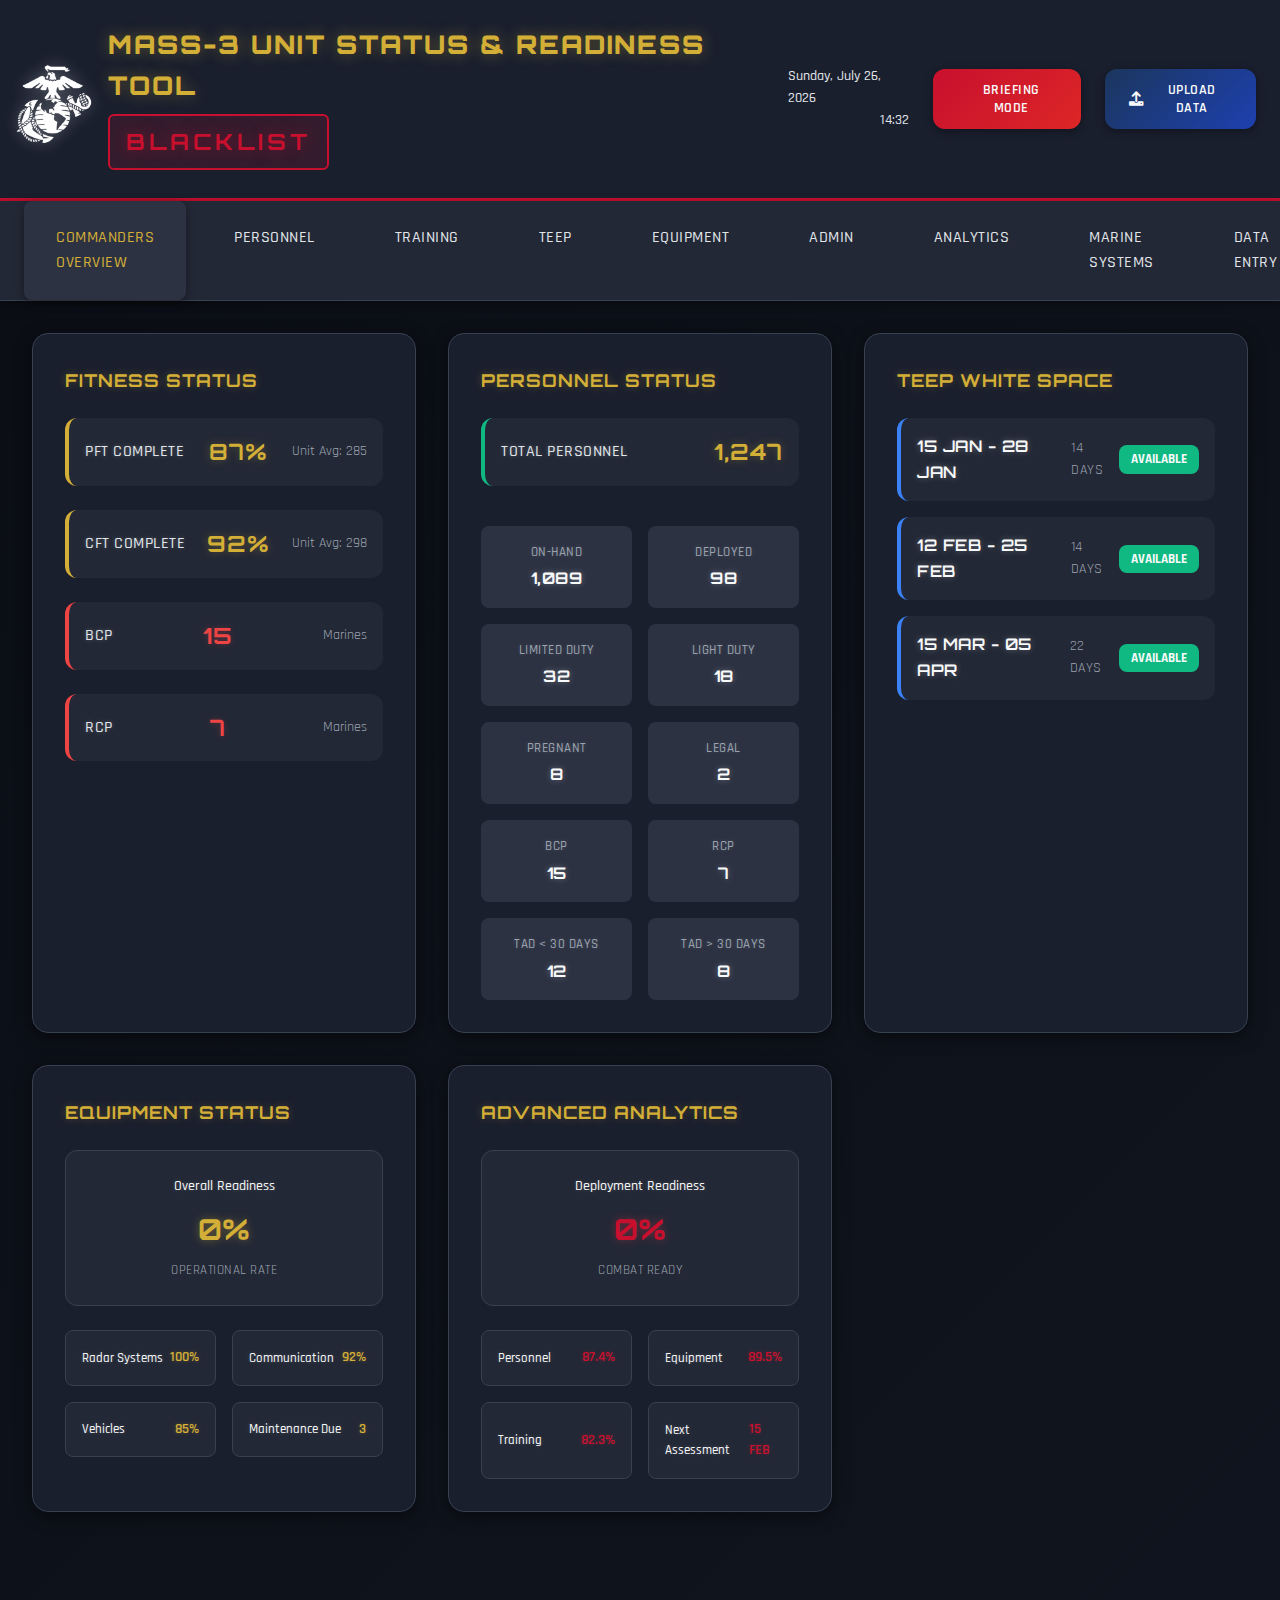
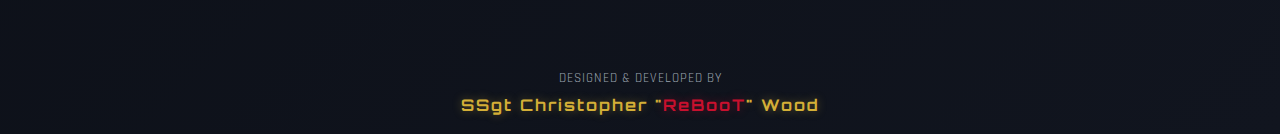
<file: index.html>
<!DOCTYPE html>
<html lang="en">
<head>
    <meta charset="UTF-8">
    <meta name="viewport" content="width=device-width, initial-scale=1.0">
    <title>MASS-3 Unit Status & Readiness Tool - BLACKLIST</title>
    <link rel="stylesheet" href="styles.css">
    <link rel="stylesheet" href="https://cdnjs.cloudflare.com/ajax/libs/font-awesome/6.0.0/css/all.min.css">
    <link href="https://fonts.googleapis.com/css2?family=Inter:wght@300;400;500;600;700&family=Orbitron:wght@400;700;900&family=Rajdhani:wght@300;400;500;600;700&display=swap" rel="stylesheet">
</head>
<body>
    <!-- Header -->
    <header class="header">
        <div class="header-content">
            <div class="logo-section">
                <div class="usmc-logo">
                    <img src="ega-logo-3.png" alt="USMC Eagle, Globe, and Anchor" width="80" height="80" class="eagle-globe-anchor">
                </div>
                <div class="header-text">
                    <h1>MASS-3 UNIT STATUS & READINESS TOOL</h1>
                    <p class="callsign">BLACKLIST</p>
                </div>
            </div>
            <div class="header-controls">
                <div class="date-time">
                    <span id="current-date"></span>
                    <span id="current-time"></span>
                </div>
                <button class="btn btn-primary" id="briefing-mode">
                    <i class="fas fa-presentation"></i>
                    Briefing Mode
                </button>
                <button class="btn btn-secondary" id="upload-data">
                    <i class="fas fa-upload"></i>
                    Upload Data
                </button>
            </div>
        </div>
    </header>

    <!-- Navigation -->
    <nav class="nav">
        <ul class="nav-list">
            <li><a href="#overview" class="nav-link active" data-tab="overview">Commanders Overview</a></li>
            <li><a href="#personnel" class="nav-link" data-tab="personnel">Personnel</a></li>
            <li><a href="#training" class="nav-link" data-tab="training">Training</a></li>
            <li><a href="#teep" class="nav-link" data-tab="teep">TEEP</a></li>
            <li><a href="#equipment" class="nav-link" data-tab="equipment">Equipment</a></li>
            <li><a href="#admin" class="nav-link" data-tab="admin">Admin</a></li>
            <li><a href="#analytics" class="nav-link" data-tab="analytics">Analytics</a></li>
            <li><a href="#marine-systems" class="nav-link" data-tab="marine-systems">Marine Systems</a></li>
            <li><a href="#data-entry" class="nav-link" data-tab="data-entry">Data Entry</a></li>
        </ul>
    </nav>

    <!-- Main Content -->
    <main class="main-content">
        <!-- Commanders Overview -->
        <section id="overview" class="content-section active">
            <div class="overview-grid">
                <!-- Fitness Overview -->
                <div class="overview-card fitness-overview">
                    <h3>Fitness Status</h3>
                    <div class="fitness-stats">
                        <div class="fitness-item">
                            <div class="fitness-label">PFT Complete</div>
                            <div class="fitness-value" data-field="pft-complete">87%</div>
                            <div class="fitness-avg" data-field="pft-avg">Unit Avg: 285</div>
                        </div>
                        <div class="fitness-item">
                            <div class="fitness-label">CFT Complete</div>
                            <div class="fitness-value" data-field="cft-complete">92%</div>
                            <div class="fitness-avg" data-field="cft-avg">Unit Avg: 298</div>
                        </div>
                        <div class="fitness-item">
                            <div class="fitness-label">BCP</div>
                            <div class="fitness-value" data-field="bcp">15</div>
                            <div class="fitness-avg">Marines</div>
                        </div>
                        <div class="fitness-item">
                            <div class="fitness-label">RCP</div>
                            <div class="fitness-value" data-field="rcp">7</div>
                            <div class="fitness-avg">Marines</div>
                        </div>
                    </div>
                </div>

                <!-- Personnel Overview -->
                <div class="overview-card personnel-overview">
                    <h3>Personnel Status</h3>
                    <div class="personnel-stats">
                        <div class="personnel-item">
                            <div class="personnel-label">Total Personnel</div>
                            <div class="personnel-value" data-field="total-personnel">1,247</div>
                        </div>
                        <div class="personnel-breakdown">
                            <div class="breakdown-item">
                                <span class="breakdown-label">On-Hand</span>
                                <span class="breakdown-value" data-field="on-hand">1,089</span>
                            </div>
                            <div class="breakdown-item">
                                <span class="breakdown-label">Deployed</span>
                                <span class="breakdown-value" data-field="deployed">98</span>
                            </div>
                            <div class="breakdown-item">
                                <span class="breakdown-label">Limited Duty</span>
                                <span class="breakdown-value" data-field="limited-duty">32</span>
                            </div>
                            <div class="breakdown-item">
                                <span class="breakdown-label">Light Duty</span>
                                <span class="breakdown-value" data-field="light-duty">18</span>
                            </div>
                            <div class="breakdown-item">
                                <span class="breakdown-label">Pregnant</span>
                                <span class="breakdown-value" data-field="pregnant">8</span>
                            </div>
                            <div class="breakdown-item">
                                <span class="breakdown-label">Legal</span>
                                <span class="breakdown-value" data-field="legal">2</span>
                            </div>
                            <div class="breakdown-item">
                                <span class="breakdown-label">BCP</span>
                                <span class="breakdown-value">15</span>
                            </div>
                            <div class="breakdown-item">
                                <span class="breakdown-label">RCP</span>
                                <span class="breakdown-value">7</span>
                            </div>
                            <div class="breakdown-item">
                                <span class="breakdown-label">TAD < 30 Days</span>
                                <span class="breakdown-value" data-field="tad-less-30">12</span>
                            </div>
                            <div class="breakdown-item">
                                <span class="breakdown-label">TAD > 30 Days</span>
                                <span class="breakdown-value" data-field="tad-greater-30">8</span>
                            </div>
                        </div>
                    </div>
                </div>



                <!-- TEEP White Space -->
                <div class="overview-card teep-overview">
                    <h3>TEEP White Space</h3>
                    <div class="teep-windows">
                        <div class="window-item">
                            <div class="window-dates">15 JAN - 28 JAN</div>
                            <div class="window-days">14 days</div>
                            <div class="window-status available">Available</div>
                        </div>
                        <div class="window-item">
                            <div class="window-dates">12 FEB - 25 FEB</div>
                            <div class="window-days">14 days</div>
                            <div class="window-status available">Available</div>
                        </div>
                        <div class="window-item">
                            <div class="window-dates">15 MAR - 05 APR</div>
                            <div class="window-days">22 days</div>
                            <div class="window-status available">Available</div>
                        </div>
                    </div>
                </div>

                <!-- Equipment Status -->
                <div class="overview-card equipment-overview">
                    <h3>Equipment Status</h3>
                    <div class="equipment-overview-stats">
                        <div class="equipment-overview-item">
                            <div class="equipment-overview-label">Overall Readiness</div>
                            <div class="equipment-overview-value" data-field="equipment-readiness">89.5%</div>
                            <div class="equipment-overview-detail">Operational Rate</div>
                        </div>
                        <div class="equipment-breakdown">
                            <div class="equipment-breakdown-item">
                                <span class="equipment-breakdown-label">Radar Systems</span>
                                <span class="equipment-breakdown-value">100%</span>
                            </div>
                            <div class="equipment-breakdown-item">
                                <span class="equipment-breakdown-label">Communication</span>
                                <span class="equipment-breakdown-value">92%</span>
                            </div>
                            <div class="equipment-breakdown-item">
                                <span class="equipment-breakdown-label">Vehicles</span>
                                <span class="equipment-breakdown-value">85%</span>
                            </div>
                            <div class="equipment-breakdown-item">
                                <span class="equipment-breakdown-label">Maintenance Due</span>
                                <span class="equipment-breakdown-value">3</span>
                            </div>
                        </div>
                    </div>
                </div>

                <!-- Advanced Analytics -->
                <div class="overview-card analytics-overview">
                    <h3>Advanced Analytics</h3>
                    <div class="analytics-overview-stats">
                        <div class="analytics-overview-item">
                            <div class="analytics-overview-label">Deployment Readiness</div>
                            <div class="analytics-overview-value" data-field="deployment-readiness">94.2%</div>
                            <div class="analytics-overview-detail">Combat Ready</div>
                        </div>
                        <div class="analytics-breakdown">
                            <div class="analytics-breakdown-item">
                                <span class="analytics-breakdown-label">Personnel</span>
                                <span class="analytics-breakdown-value">87.4%</span>
                            </div>
                            <div class="analytics-breakdown-item">
                                <span class="analytics-breakdown-label">Equipment</span>
                                <span class="analytics-breakdown-value">89.5%</span>
                            </div>
                            <div class="analytics-breakdown-item">
                                <span class="analytics-breakdown-label">Training</span>
                                <span class="analytics-breakdown-value">82.3%</span>
                            </div>
                            <div class="analytics-breakdown-item">
                                <span class="analytics-breakdown-label">Next Assessment</span>
                                <span class="analytics-breakdown-value">15 FEB</span>
                            </div>
                        </div>
                    </div>
                </div>
            </div>
        </section>

        <!-- Personnel Section -->
        <section id="personnel" class="content-section">
            <div class="section-header">
                <h2>Personnel Management</h2>
            </div>
            <div class="company-grid">
                <div class="company-card">
                    <h3>H&HS Company</h3>
                    <div class="company-stats">
                        <div class="stat-item">
                            <span class="stat-label">Total</span>
                            <span class="stat-value">312</span>
                        </div>
                        <div class="stat-item">
                            <span class="stat-label">On-Hand</span>
                            <span class="stat-value">289</span>
                        </div>
                        <div class="stat-item">
                            <span class="stat-label">Deployed</span>
                            <span class="stat-value">15</span>
                        </div>
                        <div class="stat-item">
                            <span class="stat-label">Limited Duty</span>
                            <span class="stat-value">5</span>
                        </div>
                        <div class="stat-item">
                            <span class="stat-label">Light Duty</span>
                            <span class="stat-value">3</span>
                        </div>
                        <div class="stat-item">
                            <span class="stat-label">TAD < 30 Days</span>
                            <span class="stat-value" data-field="tad-less-30">4</span>
                        </div>
                        <div class="stat-item">
                            <span class="stat-label">TAD > 30 Days</span>
                            <span class="stat-value" data-field="tad-greater-30">2</span>
                        </div>
                    </div>
                </div>

                <div class="company-card">
                    <h3>Alpha Company</h3>
                    <div class="company-stats">
                        <div class="stat-item">
                            <span class="stat-label">Total</span>
                            <span class="stat-value">298</span>
                        </div>
                        <div class="stat-item">
                            <span class="stat-label">On-Hand</span>
                            <span class="stat-value">265</span>
                        </div>
                        <div class="stat-item">
                            <span class="stat-label">Deployed</span>
                            <span class="stat-value">22</span>
                        </div>
                        <div class="stat-item">
                            <span class="stat-label">Limited Duty</span>
                            <span class="stat-value">8</span>
                        </div>
                        <div class="stat-item">
                            <span class="stat-label">Light Duty</span>
                            <span class="stat-value">3</span>
                        </div>
                        <div class="stat-item">
                            <span class="stat-label">TAD < 30 Days</span>
                            <span class="stat-value" data-field="tad-less-30">3</span>
                        </div>
                        <div class="stat-item">
                            <span class="stat-label">TAD > 30 Days</span>
                            <span class="stat-value" data-field="tad-greater-30">1</span>
                        </div>
                    </div>
                </div>

                <div class="company-card">
                    <h3>Bravo Company</h3>
                    <div class="company-stats">
                        <div class="stat-item">
                            <span class="stat-label">Total</span>
                            <span class="stat-value">305</span>
                        </div>
                        <div class="stat-item">
                            <span class="stat-label">On-Hand</span>
                            <span class="stat-value">272</span>
                        </div>
                        <div class="stat-item">
                            <span class="stat-label">Deployed</span>
                            <span class="stat-value">25</span>
                        </div>
                        <div class="stat-item">
                            <span class="stat-label">Limited Duty</span>
                            <span class="stat-value">6</span>
                        </div>
                        <div class="stat-item">
                            <span class="stat-label">Light Duty</span>
                            <span class="stat-value">2</span>
                        </div>
                        <div class="stat-item">
                            <span class="stat-label">TAD < 30 Days</span>
                            <span class="stat-value" data-field="tad-less-30">2</span>
                        </div>
                        <div class="stat-item">
                            <span class="stat-label">TAD > 30 Days</span>
                            <span class="stat-value" data-field="tad-greater-30">3</span>
                        </div>
                    </div>
                </div>

                <div class="company-card">
                    <h3>Charlie Company</h3>
                    <div class="company-stats">
                        <div class="stat-item">
                            <span class="stat-label">Total</span>
                            <span class="stat-value">332</span>
                        </div>
                        <div class="stat-item">
                            <span class="stat-label">On-Hand</span>
                            <span class="stat-value">303</span>
                        </div>
                        <div class="stat-item">
                            <span class="stat-label">Deployed</span>
                            <span class="stat-value">21</span>
                        </div>
                        <div class="stat-item">
                            <span class="stat-label">Limited Duty</span>
                            <span class="stat-value">5</span>
                        </div>
                        <div class="stat-item">
                            <span class="stat-label">Light Duty</span>
                            <span class="stat-value">3</span>
                        </div>
                        <div class="stat-item">
                            <span class="stat-label">TAD < 30 Days</span>
                            <span class="stat-value" data-field="tad-less-30">3</span>
                        </div>
                        <div class="stat-item">
                            <span class="stat-label">TAD > 30 Days</span>
                            <span class="stat-value" data-field="tad-greater-30">2</span>
                        </div>
                    </div>
                </div>
            </div>
        </section>

        <!-- Training Section -->
        <section id="training" class="content-section">
            <div class="section-header">
                <h2>Training Status</h2>
            </div>
            <div class="company-grid">
                <div class="company-card">
                    <h3>H&HS Company</h3>
                    <div class="training-stats">
                        <div class="training-item">
                            <span class="training-label">PFT Complete</span>
                            <span class="training-value">89%</span>
                            <span class="training-avg">Avg: 287</span>
                        </div>
                        <div class="training-item">
                            <span class="training-label">CFT Complete</span>
                            <span class="training-value">94%</span>
                            <span class="training-avg">Avg: 295</span>
                        </div>
                        <div class="training-item">
                            <span class="training-label">BCP</span>
                            <span class="training-value">3</span>
                            <span class="training-avg">Marines</span>
                        </div>
                        <div class="training-item">
                            <span class="training-label">RCP</span>
                            <span class="training-value">1</span>
                            <span class="training-avg">Marines</span>
                        </div>
                    </div>
                </div>

                <div class="company-card">
                    <h3>Alpha Company</h3>
                    <div class="training-stats">
                        <div class="training-item">
                            <span class="training-label">PFT Complete</span>
                            <span class="training-value">85%</span>
                            <span class="training-avg">Avg: 283</span>
                        </div>
                        <div class="training-item">
                            <span class="training-label">CFT Complete</span>
                            <span class="training-value">91%</span>
                            <span class="training-avg">Avg: 291</span>
                        </div>
                        <div class="training-item">
                            <span class="training-label">BCP</span>
                            <span class="training-value">5</span>
                            <span class="training-avg">Marines</span>
                        </div>
                        <div class="training-item">
                            <span class="training-label">RCP</span>
                            <span class="training-value">2</span>
                            <span class="training-avg">Marines</span>
                        </div>
                    </div>
                </div>

                <div class="company-card">
                    <h3>Bravo Company</h3>
                    <div class="training-stats">
                        <div class="training-item">
                            <span class="training-label">PFT Complete</span>
                            <span class="training-value">88%</span>
                            <span class="training-avg">Avg: 286</span>
                        </div>
                        <div class="training-item">
                            <span class="training-label">CFT Complete</span>
                            <span class="training-value">93%</span>
                            <span class="training-avg">Avg: 297</span>
                        </div>
                        <div class="training-item">
                            <span class="training-label">BCP</span>
                            <span class="training-value">3</span>
                            <span class="training-avg">Marines</span>
                        </div>
                        <div class="training-item">
                            <span class="training-label">RCP</span>
                            <span class="training-value">2</span>
                            <span class="training-avg">Marines</span>
                        </div>
                    </div>
                </div>

                <div class="company-card">
                    <h3>Charlie Company</h3>
                    <div class="training-stats">
                        <div class="training-item">
                            <span class="training-label">PFT Complete</span>
                            <span class="training-value">86%</span>
                            <span class="training-avg">Avg: 284</span>
                        </div>
                        <div class="training-item">
                            <span class="training-label">CFT Complete</span>
                            <span class="training-value">90%</span>
                            <span class="training-avg">Avg: 293</span>
                        </div>
                        <div class="training-item">
                            <span class="training-label">BCP</span>
                            <span class="training-value">4</span>
                            <span class="training-avg">Marines</span>
                        </div>
                        <div class="training-item">
                            <span class="training-label">RCP</span>
                            <span class="training-value">2</span>
                            <span class="training-avg">Marines</span>
                        </div>
                    </div>
                </div>
            </div>
        </section>

        <!-- TEEP Section -->
        <section id="teep" class="content-section">
            <div class="section-header">
                <h2>Training & Exercise Execution Plan</h2>
            </div>
            <div class="company-grid">
                <div class="company-card">
                    <h3>H&HS Company</h3>
                    <div class="teep-stats">
                        <div class="teep-window">
                            <div class="window-header">
                                <span class="window-dates">15 JAN - 28 JAN</span>
                                <span class="window-status available">Available</span>
                            </div>
                            <div class="window-exercises">
                                <div class="exercise-item">Range Qualification</div>
                                <div class="exercise-item">Field Training Exercise</div>
                            </div>
                        </div>
                        <div class="teep-window">
                            <div class="window-header">
                                <span class="window-dates">12 FEB - 25 FEB</span>
                                <span class="window-status occupied">Occupied</span>
                            </div>
                            <div class="window-exercises">
                                <div class="exercise-item">Deployment Prep</div>
                            </div>
                        </div>
                    </div>
                </div>

                <div class="company-card">
                    <h3>Alpha Company</h3>
                    <div class="teep-stats">
                        <div class="teep-window">
                            <div class="window-header">
                                <span class="window-dates">15 JAN - 28 JAN</span>
                                <span class="window-status available">Available</span>
                            </div>
                            <div class="window-exercises">
                                <div class="exercise-item">Combat Training</div>
                                <div class="exercise-item">Live Fire Exercise</div>
                            </div>
                        </div>
                        <div class="teep-window">
                            <div class="window-header">
                                <span class="window-dates">15 MAR - 05 APR</span>
                                <span class="window-status available">Available</span>
                            </div>
                            <div class="window-exercises">
                                <div class="exercise-item">Advanced Training</div>
                            </div>
                        </div>
                    </div>
                </div>

                <div class="company-card">
                    <h3>Bravo Company</h3>
                    <div class="teep-stats">
                        <div class="teep-window">
                            <div class="window-header">
                                <span class="window-dates">12 FEB - 25 FEB</span>
                                <span class="window-status available">Available</span>
                            </div>
                            <div class="window-exercises">
                                <div class="exercise-item">Specialized Training</div>
                            </div>
                        </div>
                        <div class="teep-window">
                            <div class="window-header">
                                <span class="window-dates">20 APR - 03 MAY</span>
                                <span class="window-status occupied">Occupied</span>
                            </div>
                            <div class="window-exercises">
                                <div class="exercise-item">Deployment Training</div>
                            </div>
                        </div>
                    </div>
                </div>

                <div class="company-card">
                    <h3>Charlie Company</h3>
                    <div class="teep-stats">
                        <div class="teep-window">
                            <div class="window-header">
                                <span class="window-dates">15 JAN - 28 JAN</span>
                                <span class="window-status available">Available</span>
                            </div>
                            <div class="window-exercises">
                                <div class="exercise-item">Basic Training</div>
                            </div>
                        </div>
                        <div class="teep-window">
                            <div class="window-header">
                                <span class="window-dates">18 MAY - 31 MAY</span>
                                <span class="window-status available">Available</span>
                            </div>
                            <div class="window-exercises">
                                <div class="exercise-item">Advanced Combat</div>
                                <div class="exercise-item">Field Exercise</div>
                            </div>
                        </div>
                    </div>
                </div>
            </div>
            
            <!-- White Space Overview -->
            <div class="white-space-overview">
                <h3>Available White Space</h3>
                <div class="white-space-stats">
                    <div class="white-space-stat">
                        <span class="stat-label">Total Available Windows</span>
                        <span class="stat-value" id="total-windows">3</span>
                    </div>
                    <div class="white-space-stat">
                        <span class="stat-label">Total Available Days</span>
                        <span class="stat-value" id="total-days">50</span>
                    </div>
                    <div class="white-space-stat">
                        <span class="stat-label">Next Available Window</span>
                        <span class="stat-value" id="next-window">15 JAN - 28 JAN</span>
                    </div>
                    <div class="white-space-stat">
                        <span class="stat-label">Days Until Next Window</span>
                        <span class="stat-value" id="days-until">12</span>
                    </div>
                </div>
                <div class="white-space-timeline">
                    <h4>Available Training Windows</h4>
                    <div class="window-list">
                        <div class="window-item available">
                            <span class="window-dates">15 JAN - 28 JAN</span>
                            <span class="window-days">14 days</span>
                            <span class="window-status">Available</span>
                        </div>
                        <div class="window-item available">
                            <span class="window-dates">12 FEB - 25 FEB</span>
                            <span class="window-days">14 days</span>
                            <span class="window-status">Available</span>
                        </div>
                        <div class="window-item available">
                            <span class="window-dates">15 MAR - 05 APR</span>
                            <span class="window-days">22 days</span>
                            <span class="window-status">Available</span>
                        </div>
                    </div>
                </div>
            </div>

            <!-- Upcoming Exercises Overview -->
            <div class="upcoming-exercises">
                <h3>Upcoming Exercises</h3>
                <div class="exercises-timeline">
                    <div class="exercise-event">
                        <div class="exercise-date">
                            <span class="month">JAN</span>
                            <span class="day">15-28</span>
                        </div>
                        <div class="exercise-details">
                            <h4>Range Qualification Exercise</h4>
                            <p>H&HS Company • Live • Local</p>
                            <div class="exercise-leadership">
                                <span class="oic">OIC: Capt Smith</span>
                                <span class="sncoic">SNCOIC: GySgt Johnson</span>
                            </div>
                            <div class="exercise-personnel">
                                <span class="personnel-breakdown">MO: 3 | ME: 45 | NO: 2 | NE: 12 | Other: 5</span>
                            </div>
                            <span class="exercise-status in-planning">In-Planning</span>
                        </div>
                    </div>
                    <div class="exercise-event">
                        <div class="exercise-date">
                            <span class="month">FEB</span>
                            <span class="day">12-25</span>
                        </div>
                        <div class="exercise-details">
                            <h4>Deployment Preparation</h4>
                            <p>H&HS Company • Simulation • CONUS</p>
                            <div class="exercise-leadership">
                                <span class="oic">OIC: Maj Davis</span>
                                <span class="sncoic">SNCOIC: MSgt Wilson</span>
                            </div>
                            <div class="exercise-personnel">
                                <span class="personnel-breakdown">MO: 5 | ME: 38 | NO: 1 | NE: 8 | Other: 3</span>
                            </div>
                            <span class="exercise-status thirty-days-out">30-Days Out</span>
                        </div>
                    </div>
                    <div class="exercise-event">
                        <div class="exercise-date">
                            <span class="month">MAR</span>
                            <span class="day">15-05</span>
                        </div>
                        <div class="exercise-details">
                            <h4>Advanced Combat Training</h4>
                            <p>Alpha Company • Live • Local</p>
                            <div class="exercise-leadership">
                                <span class="oic">OIC: Capt Brown</span>
                                <span class="sncoic">SNCOIC: SSgt Martinez</span>
                            </div>
                            <div class="exercise-personnel">
                                <span class="personnel-breakdown">MO: 4 | ME: 52 | NO: 3 | NE: 15 | Other: 2</span>
                            </div>
                            <span class="exercise-status in-execution">In-Execution</span>
                        </div>
                    </div>
                    <div class="exercise-event">
                        <div class="exercise-date">
                            <span class="month">APR</span>
                            <span class="day">20-03</span>
                        </div>
                        <div class="exercise-details">
                            <h4>Deployment Training Exercise</h4>
                            <p>Bravo Company • Simulation • OCONUS</p>
                            <div class="exercise-leadership">
                                <span class="oic">OIC: LtCol Anderson</span>
                                <span class="sncoic">SNCOIC: MGySgt Taylor</span>
                            </div>
                            <div class="exercise-personnel">
                                <span class="personnel-breakdown">MO: 6 | ME: 42 | NO: 2 | NE: 10 | Other: 4</span>
                            </div>
                            <span class="exercise-status in-planning">In-Planning</span>
                        </div>
                    </div>
                    <div class="exercise-event">
                        <div class="exercise-date">
                            <span class="month">MAY</span>
                            <span class="day">18-31</span>
                        </div>
                        <div class="exercise-details">
                            <h4>Advanced Combat Simulation</h4>
                            <p>Charlie Company • Live • CONUS</p>
                            <div class="exercise-leadership">
                                <span class="oic">OIC: Capt Garcia</span>
                                <span class="sncoic">SNCOIC: GySgt Rodriguez</span>
                            </div>
                            <div class="exercise-personnel">
                                <span class="personnel-breakdown">MO: 3 | ME: 48 | NO: 1 | NE: 11 | Other: 3</span>
                            </div>
                            <span class="exercise-status thirty-days-out">30-Days Out</span>
                        </div>
                    </div>
                </div>
            </div>
        </section>

        <!-- Equipment Section -->
        <section id="equipment" class="content-section">
            <div class="section-header">
                <h2>Equipment & Maintenance Status</h2>
            </div>
            <div class="company-grid">
                <div class="company-card">
                    <h3>H&HS Company</h3>
                    <div class="equipment-stats">
                        <div class="equipment-category">
                            <h4>Radar Systems</h4>
                            <div class="equipment-item">
                                <span class="equipment-name">Radar</span>
                                <span class="equipment-status operational">Operational</span>
                                <span class="equipment-count">2/2</span>
                            </div>
                        </div>
                        <div class="equipment-category">
                            <h4>Communication Systems</h4>
                            <div class="equipment-item">
                                <span class="equipment-name">CAC2S</span>
                                <span class="equipment-status operational">Operational</span>
                                <span class="equipment-count">3/3</span>
                            </div>
                            <div class="equipment-item">
                                <span class="equipment-name">MRQ</span>
                                <span class="equipment-status operational">Operational</span>
                                <span class="equipment-count">2/2</span>
                            </div>
                        </div>
                        <div class="equipment-category">
                            <h4>Vehicles</h4>
                            <div class="equipment-item">
                                <span class="equipment-name">JLTV</span>
                                <span class="equipment-status maintenance">Maintenance</span>
                                <span class="equipment-count">4/5</span>
                            </div>
                            <div class="equipment-item">
                                <span class="equipment-name">MVTR</span>
                                <span class="equipment-status operational">Operational</span>
                                <span class="equipment-count">3/3</span>
                            </div>
                            <div class="equipment-item">
                                <span class="equipment-name">HMMWV</span>
                                <span class="equipment-status operational">Operational</span>
                                <span class="equipment-count">6/6</span>
                            </div>
                        </div>
                    </div>
                </div>

                <div class="company-card">
                    <h3>Alpha Company</h3>
                    <div class="equipment-stats">
                        <div class="equipment-category">
                            <h4>Communication Systems</h4>
                            <div class="equipment-item">
                                <span class="equipment-name">CAC2S</span>
                                <span class="equipment-status operational">Operational</span>
                                <span class="equipment-count">2/2</span>
                            </div>
                            <div class="equipment-item">
                                <span class="equipment-name">MRQ</span>
                                <span class="equipment-status operational">Operational</span>
                                <span class="equipment-count">1/1</span>
                            </div>
                        </div>
                    </div>
                </div>

                <div class="company-card">
                    <h3>Bravo Company</h3>
                    <div class="equipment-stats">
                        <div class="equipment-category">
                            <h4>Communication Systems</h4>
                            <div class="equipment-item">
                                <span class="equipment-name">CAC2S</span>
                                <span class="equipment-status operational">Operational</span>
                                <span class="equipment-count">2/2</span>
                            </div>
                            <div class="equipment-item">
                                <span class="equipment-name">MRQ</span>
                                <span class="equipment-status maintenance">Maintenance</span>
                                <span class="equipment-count">1/2</span>
                            </div>
                        </div>
                    </div>
                </div>

                <div class="company-card">
                    <h3>Charlie Company</h3>
                    <div class="equipment-stats">
                        <div class="equipment-category">
                            <h4>Communication Systems</h4>
                            <div class="equipment-item">
                                <span class="equipment-name">CAC2S</span>
                                <span class="equipment-status operational">Operational</span>
                                <span class="equipment-count">2/2</span>
                            </div>
                            <div class="equipment-item">
                                <span class="equipment-name">MRQ</span>
                                <span class="equipment-status operational">Operational</span>
                                <span class="equipment-count">1/1</span>
                            </div>
                        </div>
                    </div>
                </div>
            </div>
        </section>

        <!-- Admin Section -->
        <section id="admin" class="content-section">
            <div class="section-header">
                <h2>Administrative Tracking</h2>
            </div>
            <div class="company-grid">
                <div class="company-card">
                    <h3>H&HS Company</h3>
                    <div class="admin-stats">
                        <div class="admin-category">
                            <h4>Leave Management</h4>
                            <div class="admin-item">
                                <span class="admin-label">Average Leave Balance</span>
                                <span class="admin-value">12.5 days</span>
                            </div>
                            <div class="admin-item">
                                <span class="admin-label">Pending Leave Requests</span>
                                <span class="admin-value">8</span>
                            </div>
                        </div>
                        <div class="admin-category">
                            <h4>Awards & Recognition</h4>
                            <div class="admin-item">
                                <span class="admin-label">NAMs Pending</span>
                                <span class="admin-value">3</span>
                            </div>
                            <div class="admin-item">
                                <span class="admin-label">Comendation Medals</span>
                                <span class="admin-value">1</span>
                            </div>
                        </div>
                        <div class="admin-category">
                            <h4>Promotions</h4>
                            <div class="admin-item">
                                <span class="admin-label">Promotion Boards</span>
                                <span class="admin-value">2</span>
                            </div>
                            <div class="admin-item">
                                <span class="admin-label">Promotions This Month</span>
                                <span class="admin-value">5</span>
                            </div>
                        </div>
                    </div>
                </div>

                <div class="company-card">
                    <h3>Alpha Company</h3>
                    <div class="admin-stats">
                        <div class="admin-category">
                            <h4>Leave Management</h4>
                            <div class="admin-item">
                                <span class="admin-label">Average Leave Balance</span>
                                <span class="admin-value">14.2 days</span>
                            </div>
                            <div class="admin-item">
                                <span class="admin-label">Pending Leave Requests</span>
                                <span class="admin-value">6</span>
                            </div>
                        </div>
                        <div class="admin-category">
                            <h4>Awards & Recognition</h4>
                            <div class="admin-item">
                                <span class="admin-label">NAMs Pending</span>
                                <span class="admin-value">2</span>
                            </div>
                            <div class="admin-item">
                                <span class="admin-label">Comendation Medals</span>
                                <span class="admin-value">0</span>
                            </div>
                        </div>
                        <div class="admin-category">
                            <h4>Promotions</h4>
                            <div class="admin-item">
                                <span class="admin-label">Promotion Boards</span>
                                <span class="admin-value">1</span>
                            </div>
                            <div class="admin-item">
                                <span class="admin-label">Promotions This Month</span>
                                <span class="admin-value">3</span>
                            </div>
                        </div>
                    </div>
                </div>

                <div class="company-card">
                    <h3>Bravo Company</h3>
                    <div class="admin-stats">
                        <div class="admin-category">
                            <h4>Leave Management</h4>
                            <div class="admin-item">
                                <span class="admin-label">Average Leave Balance</span>
                                <span class="admin-value">11.8 days</span>
                            </div>
                            <div class="admin-item">
                                <span class="admin-label">Pending Leave Requests</span>
                                <span class="admin-value">4</span>
                            </div>
                        </div>
                        <div class="admin-category">
                            <h4>Awards & Recognition</h4>
                            <div class="admin-item">
                                <span class="admin-label">NAMs Pending</span>
                                <span class="admin-value">4</span>
                            </div>
                            <div class="admin-item">
                                <span class="admin-label">Comendation Medals</span>
                                <span class="admin-value">2</span>
                            </div>
                        </div>
                        <div class="admin-category">
                            <h4>Promotions</h4>
                            <div class="admin-item">
                                <span class="admin-label">Promotion Boards</span>
                                <span class="admin-value">3</span>
                            </div>
                            <div class="admin-item">
                                <span class="admin-label">Promotions This Month</span>
                                <span class="admin-value">7</span>
                            </div>
                        </div>
                    </div>
                </div>

                <div class="company-card">
                    <h3>Charlie Company</h3>
                    <div class="admin-stats">
                        <div class="admin-category">
                            <h4>Leave Management</h4>
                            <div class="admin-item">
                                <span class="admin-label">Average Leave Balance</span>
                                <span class="admin-value">13.5 days</span>
                            </div>
                            <div class="admin-item">
                                <span class="admin-label">Pending Leave Requests</span>
                                <span class="admin-value">5</span>
                            </div>
                        </div>
                        <div class="admin-category">
                            <h4>Awards & Recognition</h4>
                            <div class="admin-item">
                                <span class="admin-label">NAMs Pending</span>
                                <span class="admin-value">1</span>
                            </div>
                            <div class="admin-item">
                                <span class="admin-label">Comendation Medals</span>
                                <span class="admin-value">0</span>
                            </div>
                        </div>
                        <div class="admin-category">
                            <h4>Promotions</h4>
                            <div class="admin-item">
                                <span class="admin-label">Promotion Boards</span>
                                <span class="admin-value">2</span>
                            </div>
                            <div class="admin-item">
                                <span class="admin-label">Promotions This Month</span>
                                <span class="admin-value">4</span>
                            </div>
                        </div>
                    </div>
                </div>
            </div>
        </section>

        <!-- Analytics Section -->
        <section id="analytics" class="content-section">
            <div class="section-header">
                <h2>Analytics & Reporting</h2>
            </div>
            <div class="analytics-grid">
                <div class="analytics-card">
                    <h3>Readiness Trends</h3>
                    <div class="trend-chart">
                        <div class="trend-item">
                            <span class="trend-label">Personnel Readiness</span>
                            <div class="trend-bar">
                                <div class="trend-fill" style="width: 87%"></div>
                            </div>
                            <span class="trend-value">87%</span>
                        </div>
                        <div class="trend-item">
                            <span class="trend-label">Equipment Readiness</span>
                            <div class="trend-bar">
                                <div class="trend-fill" style="width: 92%"></div>
                            </div>
                            <span class="trend-value">92%</span>
                        </div>
                        <div class="trend-item">
                            <span class="trend-label">Training Readiness</span>
                            <div class="trend-bar">
                                <div class="trend-fill" style="width: 78%"></div>
                            </div>
                            <span class="trend-value">78%</span>
                        </div>
                    </div>
                </div>

                <div class="analytics-card">
                    <h3>Key Metrics</h3>
                    <div class="metrics-grid">
                        <div class="metric-item">
                            <span class="metric-label">Deployment Readiness</span>
                            <span class="metric-value">94.2%</span>
                        </div>
                        <div class="metric-item">
                            <span class="metric-label">Equipment Operational Rate</span>
                            <span class="metric-value">89.5%</span>
                        </div>
                        <div class="metric-item">
                            <span class="metric-label">Training Completion</span>
                            <span class="metric-value">82.3%</span>
                        </div>
                        <div class="metric-item">
                            <span class="metric-label">Personnel Availability</span>
                            <span class="metric-value">87.4%</span>
                        </div>
                    </div>
                </div>

                <div class="analytics-card">
                    <h3>Predictive Analytics</h3>
                    <div class="prediction-list">
                        <div class="prediction-item">
                            <span class="prediction-label">Next Maintenance Due</span>
                            <span class="prediction-value">15 FEB - H&HS JLTV</span>
                        </div>
                        <div class="prediction-item">
                            <span class="prediction-label">Training Window</span>
                            <span class="prediction-value">22 MAR - 05 APR</span>
                        </div>
                        <div class="prediction-item">
                            <span class="prediction-label">Personnel Shortfall</span>
                            <span class="prediction-value">Alpha Co - 3 MOS 7240</span>
                        </div>
                        <div class="prediction-item">
                            <span class="prediction-label">Equipment Shortfall</span>
                            <span class="prediction-value">Bravo Co - 1 MRQ System</span>
                        </div>
                    </div>
                </div>

                <div class="analytics-card">
                    <h3>Report Generation</h3>
                    <div class="report-actions">
                        <button class="btn btn-primary">
                            <i class="fas fa-file-pdf"></i>
                            Generate PDF Report
                        </button>
                        <button class="btn btn-secondary">
                            <i class="fas fa-file-excel"></i>
                            Export to Excel
                        </button>
                        <button class="btn btn-secondary">
                            <i class="fas fa-chart-line"></i>
                            Trend Analysis
                        </button>
                        <button class="btn btn-secondary">
                            <i class="fas fa-download"></i>
                            Download Data
                        </button>
                    </div>
                </div>
            </div>
        </section>

        <!-- Marine Systems Section -->
        <section id="marine-systems" class="content-section">
            <div class="section-header">
                <h2>Marine Corps Systems Integration</h2>
            </div>
            <div class="marine-systems-grid">
                <div class="system-card">
                    <div class="system-header">
                        <h3>MSHARP</h3>
                        <span class="system-status connected">Connected</span>
                    </div>
                    <div class="system-description">
                        <p>Marine Corps Safety and Health Assessment and Readiness Program</p>
                    </div>
                    <div class="system-stats">
                        <div class="system-stat">
                            <span class="stat-label">Last Sync</span>
                            <span class="stat-value">2 hours ago</span>
                        </div>
                        <div class="system-stat">
                            <span class="stat-label">Data Points</span>
                            <span class="stat-value">1,247</span>
                        </div>
                        <div class="system-stat">
                            <span class="stat-label">Health Score</span>
                            <span class="stat-value">92%</span>
                        </div>
                    </div>
                    <div class="system-actions">
                        <button class="btn btn-primary system-btn">
                            <i class="fas fa-sync"></i>
                            Sync Now
                        </button>
                        <button class="btn btn-secondary system-btn">
                            <i class="fas fa-external-link-alt"></i>
                            Open MSHARP
                        </button>
                    </div>
                </div>

                <div class="system-card">
                    <div class="system-header">
                        <h3>MCTIMS</h3>
                        <span class="system-status connected">Connected</span>
                    </div>
                    <div class="system-description">
                        <p>Marine Corps Training Information Management System</p>
                    </div>
                    <div class="system-stats">
                        <div class="system-stat">
                            <span class="stat-label">Last Sync</span>
                            <span class="stat-value">4 hours ago</span>
                        </div>
                        <div class="system-stat">
                            <span class="stat-label">Training Records</span>
                            <span class="stat-value">856</span>
                        </div>
                        <div class="system-stat">
                            <span class="stat-label">Completion Rate</span>
                            <span class="stat-value">87%</span>
                        </div>
                    </div>
                    <div class="system-actions">
                        <button class="btn btn-primary system-btn">
                            <i class="fas fa-sync"></i>
                            Sync Now
                        </button>
                        <button class="btn btn-secondary system-btn">
                            <i class="fas fa-external-link-alt"></i>
                            Open MCTIMS
                        </button>
                    </div>
                </div>

                <div class="system-card">
                    <div class="system-header">
                        <h3>MOL</h3>
                        <span class="system-status connecting">Connecting...</span>
                    </div>
                    <div class="system-description">
                        <p>Marine Online - Personnel and Administrative Management</p>
                    </div>
                    <div class="system-stats">
                        <div class="system-stat">
                            <span class="stat-label">Last Sync</span>
                            <span class="stat-value">Never</span>
                        </div>
                        <div class="system-stat">
                            <span class="stat-label">Personnel Records</span>
                            <span class="stat-value">0</span>
                        </div>
                        <div class="system-stat">
                            <span class="stat-label">Status</span>
                            <span class="stat-value">Pending</span>
                        </div>
                    </div>
                    <div class="system-actions">
                        <button class="btn btn-primary system-btn">
                            <i class="fas fa-plug"></i>
                            Connect
                        </button>
                        <button class="btn btn-secondary system-btn">
                            <i class="fas fa-external-link-alt"></i>
                            Open MOL
                        </button>
                    </div>
                </div>

                <div class="system-card">
                    <div class="system-header">
                        <h3>MarineNet</h3>
                        <span class="system-status disconnected">Disconnected</span>
                    </div>
                    <div class="system-description">
                        <p>Marine Corps Training and Education Portal</p>
                    </div>
                    <div class="system-stats">
                        <div class="system-stat">
                            <span class="stat-label">Last Sync</span>
                            <span class="stat-value">Never</span>
                        </div>
                        <div class="system-stat">
                            <span class="stat-label">Course Completions</span>
                            <span class="stat-value">0</span>
                        </div>
                        <div class="system-stat">
                            <span class="stat-label">Status</span>
                            <span class="stat-value">Offline</span>
                        </div>
                    </div>
                    <div class="system-actions">
                        <button class="btn btn-primary system-btn">
                            <i class="fas fa-plug"></i>
                            Connect
                        </button>
                        <button class="btn btn-secondary system-btn">
                            <i class="fas fa-external-link-alt"></i>
                            Open MarineNet
                        </button>
                    </div>
                </div>
            </div>

            <!-- System Configuration -->
            <div class="system-config">
                <h3>System Configuration</h3>
                <div class="config-grid">
                    <div class="config-item">
                        <label>Auto-Sync Interval</label>
                        <select class="form-select">
                            <option value="15">15 minutes</option>
                            <option value="30" selected>30 minutes</option>
                            <option value="60">1 hour</option>
                            <option value="240">4 hours</option>
                            <option value="1440">Daily</option>
                        </select>
                    </div>
                    <div class="config-item">
                        <label>Data Retention</label>
                        <select class="form-select">
                            <option value="30">30 days</option>
                            <option value="90" selected>90 days</option>
                            <option value="180">180 days</option>
                            <option value="365">1 year</option>
                        </select>
                    </div>
                    <div class="config-item">
                        <label>Sync Priority</label>
                        <select class="form-select">
                            <option value="high">High Priority</option>
                            <option value="medium" selected>Medium Priority</option>
                            <option value="low">Low Priority</option>
                        </select>
                    </div>
                    <div class="config-item">
                        <label>Error Notifications</label>
                        <select class="form-select">
                            <option value="immediate">Immediate</option>
                            <option value="hourly" selected>Hourly</option>
                            <option value="daily">Daily</option>
                            <option value="none">None</option>
                        </select>
                    </div>
                </div>
                <div class="config-actions">
                    <button class="btn btn-primary">
                        <i class="fas fa-save"></i>
                        Save Configuration
                    </button>
                    <button class="btn btn-secondary">
                        <i class="fas fa-download"></i>
                        Export Logs
                    </button>
                </div>
            </div>

            <!-- Sync History -->
            <div class="sync-history">
                <h3>Sync History</h3>
                <div class="history-list">
                    <div class="history-item">
                        <div class="history-system">MSHARP</div>
                        <div class="history-status success">Success</div>
                        <div class="history-time">2 hours ago</div>
                        <div class="history-details">1,247 records synced</div>
                    </div>
                    <div class="history-item">
                        <div class="history-system">MCTIMS</div>
                        <div class="history-status success">Success</div>
                        <div class="history-time">4 hours ago</div>
                        <div class="history-details">856 training records synced</div>
                    </div>
                    <div class="history-item">
                        <div class="history-system">MOL</div>
                        <div class="history-status error">Failed</div>
                        <div class="history-time">6 hours ago</div>
                        <div class="history-details">Authentication error</div>
                    </div>
                    <div class="history-item">
                        <div class="history-system">MarineNet</div>
                        <div class="history-status pending">Pending</div>
                        <div class="history-time">8 hours ago</div>
                        <div class="history-details">Connection timeout</div>
                    </div>
                </div>
            </div>
        </section>

        <!-- Data Entry Section -->
        <section id="data-entry" class="content-section">
            <div class="section-header">
                <h2>Data Entry</h2>
            </div>
            <div class="data-entry-form">
                <div class="form-group">
                    <label for="company-select">Select Company</label>
                    <select id="company-select" class="form-select">
                        <option value="">Choose Company</option>
                        <option value="hhs">H&HS Company</option>
                        <option value="alpha">Alpha Company</option>
                        <option value="bravo">Bravo Company</option>
                        <option value="charlie">Charlie Company</option>
                    </select>
                </div>
                <div class="form-group">
                    <label for="section-select">Select Section</label>
                    <select id="section-select" class="form-select">
                        <option value="">Choose Section</option>
                        <option value="personnel">Personnel</option>
                        <option value="training">Training</option>
                        <option value="teep">TEEP</option>
                        <option value="equipment">Equipment</option>
                        <option value="admin">Admin</option>
                    </select>
                </div>
                <div id="dynamic-form" class="dynamic-form">
                    <!-- Dynamic form fields will be populated here -->
                </div>
                <button class="btn btn-primary" id="update-data">Update Data</button>
            </div>
        </section>
    </main>

    <!-- Briefing Mode Overlay -->
    <div id="briefing-overlay" class="briefing-overlay">
        <div class="briefing-content">
            <div class="briefing-header">
                <h2>MASS-3 Command Briefing</h2>
                <div class="briefing-controls">
                    <span id="slide-counter">1 / 7</span>
                    <button class="btn btn-secondary" id="exit-briefing">Exit Briefing</button>
                </div>
            </div>
            <div class="briefing-slides">
                <!-- Briefing slides will be populated here -->
            </div>
            <div class="briefing-navigation">
                <button class="btn btn-primary" id="prev-slide">
                    <i class="fas fa-chevron-left"></i>
                    Previous
                </button>
                <button class="btn btn-primary" id="next-slide">
                    Next
                    <i class="fas fa-chevron-right"></i>
                </button>
            </div>
        </div>
    </div>

    <!-- Upload Modal -->
    <div id="upload-modal" class="modal">
        <div class="modal-content">
            <div class="modal-header">
                <h3>Upload Data</h3>
                <button class="modal-close" id="close-upload">&times;</button>
            </div>
            <div class="modal-body">
                <div class="upload-area" id="upload-area">
                    <i class="fas fa-cloud-upload-alt"></i>
                    <h4>Drag & Drop Files Here</h4>
                    <p>Supported formats: Excel, Word, PowerPoint, PDF</p>
                    <input type="file" id="file-input" multiple accept=".xlsx,.xls,.docx,.doc,.pptx,.ppt,.pdf,.csv" style="display: none;">
                </div>
                <div class="upload-config" id="upload-config" style="display: none;">
                    <h4>Document Configuration</h4>
                    <div class="config-grid">
                        <div class="form-group">
                            <label for="upload-company">Company</label>
                            <select id="upload-company" class="form-select">
                                <option value="">Select Company</option>
                                <option value="hhs">H&HS Company</option>
                                <option value="alpha">Alpha Company</option>
                                <option value="bravo">Bravo Company</option>
                                <option value="charlie">Charlie Company</option>
                                <option value="unit">Unit Level</option>
                            </select>
                        </div>
                        <div class="form-group">
                            <label for="upload-section">Section</label>
                            <select id="upload-section" class="form-select">
                                <option value="">Select Section</option>
                                <option value="personnel">Personnel</option>
                                <option value="training">Training</option>
                                <option value="teep">TEEP</option>
                                <option value="overview">Overview</option>
                            </select>
                        </div>
                        <div class="form-group">
                            <label for="upload-document-type">Document Type</label>
                            <select id="upload-document-type" class="form-select">
                                <option value="">Select Document Type</option>
                                <option value="roster">Personnel Roster</option>
                                <option value="fitness">Fitness Report</option>
                                <option value="training">Training Schedule</option>
                                <option value="teep">TEEP Document</option>
                                <option value="briefing">Briefing Slides</option>
                                <option value="report">Unit Report</option>
                                <option value="other">Other</option>
                            </select>
                        </div>
                        <div class="form-group">
                            <label for="upload-notes">Notes (Optional)</label>
                            <textarea id="upload-notes" class="form-input" placeholder="Add any additional notes about the document..."></textarea>
                        </div>
                    </div>
                </div>
                <div class="uploaded-files" id="uploaded-files" style="display: none;">
                    <h4>Uploaded Files</h4>
                    <div class="files-list" id="files-list"></div>
                </div>
                <div class="upload-actions" id="upload-actions" style="display: none;">
                    <button class="btn btn-primary" id="analyze-files">
                        <i class="fas fa-brain"></i>
                        Analyze Documents
                    </button>
                    <button class="btn btn-secondary" id="clear-uploads">
                        <i class="fas fa-trash"></i>
                        Clear All
                    </button>
                </div>
                <div class="analysis-status" id="analysis-status" style="display: none;">
                    <div class="status-indicator">
                        <i class="fas fa-cog fa-spin"></i>
                        <span>AI Analysis in Progress...</span>
                        <div class="analysis-progress">
                            <div class="progress-bar">
                                <div class="progress-fill" id="progress-fill"></div>
                            </div>
                            <span class="progress-text" id="progress-text">Processing...</span>
                        </div>
                    </div>
                </div>
            </div>
        </div>
    </div>

    </div>

    <!-- Developer Credit -->
    <footer class="developer-credit">
        <div class="credit-content">
            <span class="credit-text">Designed & Developed by</span>
            <span class="developer-name">SSgt Christopher "<span class="callsign">ReBooT</span>" Wood</span>
        </div>
    </footer>

    <script src="script.js"></script>
</body>
</html>
</file>
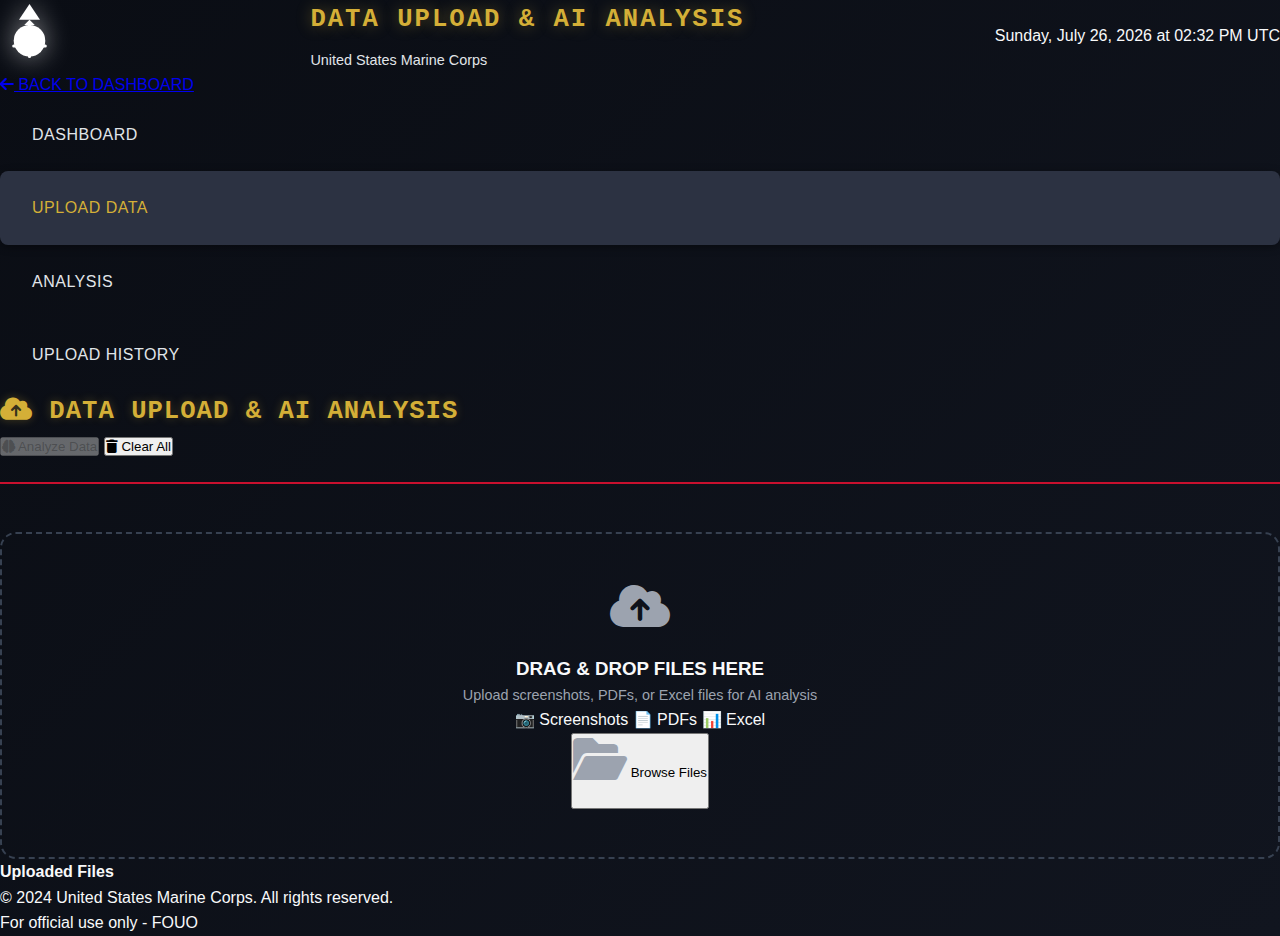
<file: upload.html>
<!DOCTYPE html>
<html lang="en">
<head>
    <meta charset="UTF-8">
    <meta name="viewport" content="width=device-width, initial-scale=1.0">
    <title>Data Upload & AI Analysis - Marine Corps Unit Readiness Dashboard</title>
    <link rel="stylesheet" href="styles.css">
    <link href="https://fonts.googleapis.com/css2?family=Roboto:wght@300;400;500;700&display=swap" rel="stylesheet">
    <link rel="stylesheet" href="https://cdnjs.cloudflare.com/ajax/libs/font-awesome/6.0.0/css/all.min.css">
    <style>
        @font-face {
            font-family: 'COLOSSALIS';
            src: url('[data-uri]...') format('woff2');
            font-weight: normal;
            font-style: normal;
        }
    </style>
</head>
<body>
    <header class="usmc-header">
        <div class="header-content">
            <div class="usmc-logo">
                <svg width="80" height="80" viewBox="0 0 80 80" fill="none" xmlns="http://www.w3.org/2000/svg" class="eagle-globe-anchor">
                    <!-- Eagle -->
                    <path d="M40 5L50 20H30L40 5Z" fill="#FFFFFF"/>
                    <path d="M40 20L45 25H35L40 20Z" fill="#FFFFFF"/>
                    
                    <!-- Globe -->
                    <circle cx="40" cy="40" r="15" fill="#FFFFFF"/>
                    <circle cx="40" cy="40" r="12" fill="none" stroke="#FFFFFF" stroke-width="1"/>
                    <circle cx="40" cy="40" r="9" fill="none" stroke="#FFFFFF" stroke-width="0.5"/>
                    
                    <!-- Anchor -->
                    <path d="M40 25L40 55" stroke="#FFFFFF" stroke-width="3" stroke-linecap="round"/>
                    <path d="M25 45L55 45" stroke="#FFFFFF" stroke-width="3" stroke-linecap="round"/>
                    <path d="M30 40L30 50" stroke="#FFFFFF" stroke-width="2" stroke-linecap="round"/>
                    <path d="M50 40L50 50" stroke="#FFFFFF" stroke-width="2" stroke-linecap="round"/>
                    
                    <!-- Anchor Ring -->
                    <circle cx="40" cy="35" r="3" fill="none" stroke="#FFFFFF" stroke-width="2"/>
                    
                    <!-- Globe Lines -->
                    <path d="M25 40H55" stroke="#FFFFFF" stroke-width="0.5" opacity="0.7"/>
                    <path d="M40 25V55" stroke="#FFFFFF" stroke-width="0.5" opacity="0.7"/>
                    
                    <!-- Eagle Details -->
                    <path d="M35 15L45 15" stroke="#FFFFFF" stroke-width="1" stroke-linecap="round"/>
                    <path d="M38 12L42 12" stroke="#FFFFFF" stroke-width="1" stroke-linecap="round"/>
                </svg>
            </div>
            <div class="header-text">
                <h1>DATA UPLOAD & AI ANALYSIS</h1>
                <p>United States Marine Corps</p>
            </div>
            <div class="header-date">
                <span id="current-date"></span>
            </div>
        </div>
        <div class="header-controls">
            <a href="index.html" class="usmc-btn briefing-btn">
                <i class="fas fa-arrow-left"></i> BACK TO DASHBOARD
            </a>
        </div>
    </header>

    <nav class="usmc-nav">
        <ul>
            <li><a href="index.html" class="nav-link">Dashboard</a></li>
            <li><a href="upload.html" class="nav-link active">Upload Data</a></li>
            <li><a href="#analysis" class="nav-link">Analysis</a></li>
            <li><a href="#history" class="nav-link">Upload History</a></li>
        </ul>
    </nav>

    <main class="dashboard-container">
        <!-- Upload Section -->
        <section id="upload" class="content-section active">
            <div class="section-header">
                <h2><i class="fas fa-cloud-upload-alt"></i> Data Upload & AI Analysis</h2>
                <div class="section-actions">
                    <button class="usmc-btn primary" id="analyze-btn" disabled>
                        <i class="fas fa-brain"></i> Analyze Data
                    </button>
                    <button class="usmc-btn secondary" id="clear-btn">
                        <i class="fas fa-trash"></i> Clear All
                    </button>
                </div>
            </div>
            
            <div class="upload-container">
                <div class="upload-area" id="upload-area">
                    <div class="upload-content">
                        <i class="fas fa-cloud-upload-alt upload-icon"></i>
                        <h3>DRAG & DROP FILES HERE</h3>
                        <p>Upload screenshots, PDFs, or Excel files for AI analysis</p>
                        <div class="file-types">
                            <span class="file-type">📷 Screenshots</span>
                            <span class="file-type">📄 PDFs</span>
                            <span class="file-type">📊 Excel</span>
                        </div>
                        <button class="usmc-btn primary" id="browse-btn">
                            <i class="fas fa-folder-open"></i> Browse Files
                        </button>
                        <input type="file" id="file-input" multiple accept=".jpg,.jpeg,.png,.pdf,.xlsx,.xls" style="display: none;">
                    </div>
                </div>
                
                <div class="uploaded-files" id="uploaded-files">
                    <h4>Uploaded Files</h4>
                    <div class="files-list" id="files-list">
                        <!-- Files will be added here dynamically -->
                    </div>
                </div>
            </div>
        </section>
        
        <!-- Analysis Results Section -->
        <section id="analysis" class="content-section">
            <div class="section-header">
                <h2><i class="fas fa-chart-bar"></i> AI Analysis Results</h2>
                <div class="section-actions">
                    <button class="usmc-btn primary" id="update-dashboard-btn">
                        <i class="fas fa-sync"></i> Update Dashboard
                    </button>
                    <button class="usmc-btn secondary" id="export-analysis-btn">
                        <i class="fas fa-download"></i> Export Analysis
                    </button>
                </div>
            </div>
            
            <div class="analysis-container">
                <div class="analysis-status">
                    <div class="status-card">
                        <h4>Analysis Status</h4>
                        <div class="status-indicator" id="analysis-status">
                            <span class="status-text">Ready for Analysis</span>
                            <div class="progress-bar">
                                <div class="progress" id="analysis-progress" style="width: 0%"></div>
                            </div>
                        </div>
                    </div>
                </div>
                
                <div class="analysis-results" id="analysis-results">
                    <div class="result-card">
                        <h4>Extracted Data</h4>
                        <div class="data-preview" id="data-preview">
                            <p>Upload files to begin analysis...</p>
                        </div>
                    </div>
                    
                    <div class="result-card">
                        <h4>AI Insights</h4>
                        <div class="insights" id="ai-insights">
                            <p>AI analysis will appear here...</p>
                        </div>
                    </div>
                    
                    <div class="result-card">
                        <h4>Dashboard Updates</h4>
                        <div class="updates" id="dashboard-updates">
                            <p>Recommended dashboard updates will appear here...</p>
                        </div>
                    </div>
                </div>
            </div>
        </section>
        
        <!-- Upload History Section -->
        <section id="history" class="content-section">
            <div class="section-header">
                <h2><i class="fas fa-history"></i> Upload History</h2>
                <div class="section-actions">
                    <button class="usmc-btn primary">
                        <i class="fas fa-refresh"></i> Refresh
                    </button>
                    <button class="usmc-btn secondary">
                        <i class="fas fa-download"></i> Export History
                    </button>
                </div>
            </div>
            
            <div class="history-container">
                <div class="history-list" id="history-list">
                    <div class="history-item">
                        <div class="history-info">
                            <h4>Personnel Report - May 2024</h4>
                            <span class="history-date">May 15, 2024 - 14:30</span>
                            <span class="history-status success">Successfully Analyzed</span>
                        </div>
                        <div class="history-actions">
                            <button class="usmc-btn secondary small">
                                <i class="fas fa-eye"></i> View
                            </button>
                            <button class="usmc-btn secondary small">
                                <i class="fas fa-download"></i> Download
                            </button>
                        </div>
                    </div>
                    
                    <div class="history-item">
                        <div class="history-info">
                            <h4>Equipment Status - April 2024</h4>
                            <span class="history-date">April 28, 2024 - 09:15</span>
                            <span class="history-status success">Successfully Analyzed</span>
                        </div>
                        <div class="history-actions">
                            <button class="usmc-btn secondary small">
                                <i class="fas fa-eye"></i> View
                            </button>
                            <button class="usmc-btn secondary small">
                                <i class="fas fa-download"></i> Download
                            </button>
                        </div>
                    </div>
                </div>
            </div>
        </section>
    </main>

    <footer class="usmc-footer">
        <div class="footer-content">
            <p>&copy; 2024 United States Marine Corps. All rights reserved.</p>
            <p>For official use only - FOUO</p>
        </div>
    </footer>

    <script src="upload.js"></script>
</body>
</html>
</file>
<file: styles.css>
/* USMC Unit Readiness Dashboard - Official Marine Corps Style */
:root {
    /* Official USMC Brand Colors */
    --usmc-scarlet: #C8102E;
    --usmc-gold: #D4AF37;
    --usmc-dark-blue: #1B365D;
    --usmc-navy: #0F1419;
    
    /* USMC Dark Theme */
    --bg-primary: #0A0D14;
    --bg-secondary: #11151F;
    --bg-card: #1A1F2E;
    --bg-elevated: #232836;
    --bg-hover: #2C3242;
    
    /* Text Colors */
    --text-primary: #F8F9FA;
    --text-secondary: #E1E5E9;
    --text-muted: #9CA3AF;
    --text-accent: #D4AF37;
    
    /* Status Colors */
    --success: #10B981;
    --warning: #F59E0B;
    --danger: #EF4444;
    --info: #3B82F6;
    
    /* Borders & Shadows */
    --border-color: #374151;
    --border-accent: #D4AF37;
    --shadow-soft: 0 2px 8px rgba(0, 0, 0, 0.4);
    --shadow-medium: 0 4px 16px rgba(0, 0, 0, 0.5);
    --shadow-large: 0 8px 32px rgba(0, 0, 0, 0.6);
    --shadow-glow: 0 0 20px rgba(212, 175, 55, 0.15);
    
    /* Spacing */
    --spacing-xs: 0.5rem;
    --spacing-sm: 1rem;
    --spacing-md: 1.5rem;
    --spacing-lg: 2rem;
    --spacing-xl: 3rem;
    
    /* Border Radius */
    --radius-sm: 8px;
    --radius-md: 12px;
    --radius-lg: 16px;
    
    /* Transitions */
    --transition: all 0.3s cubic-bezier(0.4, 0, 0.2, 1);
}

* {
    margin: 0;
    padding: 0;
    box-sizing: border-box;
}

body {
    font-family: 'Rajdhani', 'Inter', -apple-system, BlinkMacSystemFont, sans-serif;
    background: linear-gradient(135deg, var(--bg-primary) 0%, var(--bg-secondary) 100%);
    color: var(--text-primary);
    line-height: 1.6;
    min-height: 100vh;
}

/* Header */
.header {
    background: var(--bg-card);
    border-bottom: 3px solid var(--usmc-scarlet);
    padding: var(--spacing-md);
    box-shadow: var(--shadow-medium);
}

.header-content {
    display: flex;
    justify-content: space-between;
    align-items: center;
    max-width: 1400px;
    margin: 0 auto;
}

.logo-section {
    display: flex;
    align-items: center;
    gap: var(--spacing-md);
}

.usmc-logo {
    width: 60px;
    height: 60px;
}

.eagle-globe-anchor {
    filter: brightness(0) invert(1) drop-shadow(0 0 8px rgba(255, 255, 255, 0.3));
    transition: var(--transition);
    transform: translate(-10px, -5px);
}

.eagle-globe-anchor:hover {
    filter: brightness(0) invert(1) drop-shadow(0 0 12px rgba(255, 255, 255, 0.5));
    transform: scale(1.05) translate(-10px, -5px);
}

.header-text h1 {
    font-family: 'Orbitron', monospace;
    font-size: 1.6rem;
    font-weight: 900;
    color: var(--usmc-gold);
    text-shadow: 0 0 15px rgba(212, 175, 55, 0.4);
    letter-spacing: 2px;
    text-transform: uppercase;
    margin-bottom: 0.5rem;
}

.header-text .callsign {
    font-family: 'Orbitron', monospace;
    font-size: 1.4rem;
    font-weight: 700;
    color: var(--usmc-scarlet);
    text-shadow: 0 0 15px rgba(200, 16, 46, 0.5);
    letter-spacing: 4px;
    text-transform: uppercase;
    margin-bottom: 0.25rem;
    border: 2px solid var(--usmc-scarlet);
    padding: 0.5rem 1rem;
    border-radius: 6px;
    display: inline-block;
    background: rgba(200, 16, 46, 0.15);
}

.header-text p:not(.callsign) {
    color: var(--text-secondary);
    font-size: 0.9rem;
    margin-top: 0.25rem;
    font-weight: 500;
}

.header-controls {
    display: flex;
    align-items: center;
    gap: var(--spacing-md);
}

.date-time {
    display: flex;
    flex-direction: column;
    align-items: flex-end;
    color: var(--text-secondary);
    font-size: 0.85rem;
    font-weight: 500;
}

.btn {
    padding: 0.75rem 1.5rem;
    border: none;
    border-radius: var(--radius-md);
    font-weight: 600;
    font-size: 0.9rem;
    font-family: 'Rajdhani', sans-serif;
    cursor: pointer;
    transition: var(--transition);
    display: flex;
    align-items: center;
    gap: 0.5rem;
    text-decoration: none;
    min-width: 140px;
    justify-content: center;
    text-transform: uppercase;
    letter-spacing: 0.5px;
}

.btn-primary {
    background: linear-gradient(135deg, var(--usmc-scarlet), #DC2626);
    color: var(--text-primary);
    box-shadow: var(--shadow-soft);
}

.btn-primary:hover {
    background: linear-gradient(135deg, #DC2626, var(--usmc-scarlet));
    box-shadow: var(--shadow-medium), var(--shadow-glow);
    transform: translateY(-2px);
}

.btn-secondary {
    background: linear-gradient(135deg, var(--usmc-dark-blue), #1E40AF);
    color: var(--text-primary);
    box-shadow: var(--shadow-soft);
}

.btn-secondary:hover {
    background: linear-gradient(135deg, #1E40AF, var(--usmc-dark-blue));
    box-shadow: var(--shadow-medium);
    transform: translateY(-2px);
}

/* Navigation */
.nav {
    background: var(--bg-elevated);
    border-bottom: 1px solid var(--border-color);
    padding: 0 var(--spacing-md);
    box-shadow: var(--shadow-soft);
}

.nav-list {
    display: flex;
    list-style: none;
    max-width: 1400px;
    margin: 0 auto;
    gap: var(--spacing-sm);
}

.nav-link {
    display: block;
    padding: var(--spacing-md) var(--spacing-lg);
    color: var(--text-secondary);
    text-decoration: none;
    font-weight: 500;
    font-family: 'Rajdhani', sans-serif;
    border-radius: var(--radius-sm);
    transition: var(--transition);
    position: relative;
    overflow: hidden;
    text-transform: uppercase;
    letter-spacing: 0.5px;
}

.nav-link::before {
    content: '';
    position: absolute;
    top: 0;
    left: -100%;
    width: 100%;
    height: 100%;
    background: linear-gradient(90deg, transparent, rgba(255, 215, 0, 0.1), transparent);
    transition: var(--transition);
}

.nav-link:hover::before {
    left: 100%;
}

.nav-link:hover,
.nav-link.active {
    color: var(--usmc-gold);
    background: var(--bg-hover);
    box-shadow: var(--shadow-soft);
}

/* Main Content */
.main-content {
    max-width: 1400px;
    margin: 0 auto;
    padding: var(--spacing-lg);
    padding-bottom: calc(var(--spacing-lg) + 60px);
}

.content-section {
    display: none;
    animation: fadeIn 0.5s ease-in-out;
}

.content-section.active {
    display: block;
}

@keyframes fadeIn {
    from { opacity: 0; transform: translateY(20px); }
    to { opacity: 1; transform: translateY(0); }
}

/* Overview Grid */
.overview-grid {
    display: grid;
    grid-template-columns: repeat(auto-fit, minmax(350px, 1fr));
    gap: var(--spacing-lg);
    margin-bottom: var(--spacing-xl);
}

.overview-card {
    background: var(--bg-card);
    border: 1px solid var(--border-color);
    border-radius: var(--radius-lg);
    padding: var(--spacing-lg);
    box-shadow: var(--shadow-medium);
    transition: var(--transition);
}

.overview-card:hover {
    box-shadow: var(--shadow-large);
    transform: translateY(-4px);
    border-color: var(--usmc-scarlet);
}

.overview-card h3 {
    font-family: 'Orbitron', monospace;
    color: var(--usmc-gold);
    font-size: 1.1rem;
    font-weight: 700;
    margin-bottom: var(--spacing-md);
    text-shadow: 0 0 8px rgba(212, 175, 55, 0.3);
    letter-spacing: 1px;
    text-transform: uppercase;
}

/* Fitness Overview */
.fitness-stats {
    display: flex;
    flex-direction: column;
    gap: var(--spacing-md);
}

.fitness-item {
    display: flex;
    justify-content: space-between;
    align-items: center;
    padding: var(--spacing-sm);
    background: var(--bg-elevated);
    border-radius: var(--radius-md);
    border-left: 4px solid var(--border-accent);
}

.fitness-label {
    color: var(--text-secondary);
    font-weight: 500;
    font-family: 'Rajdhani', sans-serif;
    text-transform: uppercase;
    letter-spacing: 0.5px;
    text-shadow: 0 0 4px rgba(225, 229, 233, 0.3);
}

.fitness-value {
    font-family: 'Orbitron', monospace;
    color: var(--usmc-gold);
    font-size: 1.4rem;
    font-weight: 700;
    text-shadow: 0 0 8px rgba(212, 175, 55, 0.3);
    letter-spacing: 1px;
}

.fitness-avg {
    color: var(--text-muted);
    font-size: 0.85rem;
}

/* Personnel Overview */
.personnel-stats {
    display: flex;
    flex-direction: column;
    gap: var(--spacing-md);
}

.personnel-item {
    display: flex;
    justify-content: space-between;
    align-items: center;
    padding: var(--spacing-sm);
    background: var(--bg-elevated);
    border-radius: var(--radius-md);
    border-left: 4px solid var(--success);
}

.personnel-label {
    color: var(--text-secondary);
    font-weight: 500;
    font-family: 'Rajdhani', sans-serif;
    text-transform: uppercase;
    letter-spacing: 0.5px;
    text-shadow: 0 0 4px rgba(225, 229, 233, 0.3);
}

.personnel-value {
    font-family: 'Orbitron', monospace;
    color: var(--usmc-gold);
    font-size: 1.4rem;
    font-weight: 700;
    text-shadow: 0 0 8px rgba(212, 175, 55, 0.3);
    letter-spacing: 1px;
}

.personnel-breakdown {
    display: grid;
    grid-template-columns: repeat(auto-fit, minmax(120px, 1fr));
    gap: var(--spacing-sm);
    margin-top: var(--spacing-sm);
}

.breakdown-item {
    display: flex;
    flex-direction: column;
    align-items: center;
    padding: var(--spacing-sm);
    background: var(--bg-hover);
    border-radius: var(--radius-sm);
    text-align: center;
}

.breakdown-label {
    color: var(--text-muted);
    font-size: 0.8rem;
    font-weight: 500;
    font-family: 'Rajdhani', sans-serif;
    text-transform: uppercase;
    letter-spacing: 0.5px;
    text-shadow: 0 0 4px rgba(156, 163, 175, 0.3);
}

.breakdown-value {
    font-family: 'Orbitron', monospace;
    color: var(--text-primary);
    font-size: 1rem;
    font-weight: 700;
    margin-top: 0.25rem;
    letter-spacing: 0.5px;
    text-shadow: 0 0 6px rgba(248, 249, 250, 0.3);
}

/* TEEP Overview */
.teep-windows {
    display: flex;
    flex-direction: column;
    gap: var(--spacing-sm);
}

/* Equipment Overview Styles */
.equipment-overview-stats {
    display: flex;
    flex-direction: column;
    gap: var(--spacing-md);
}

.equipment-overview-item {
    text-align: center;
    padding: var(--spacing-md);
    background: var(--bg-elevated);
    border: 1px solid var(--border-color);
    border-radius: var(--radius-md);
}

.equipment-overview-label {
    font-family: 'Rajdhani', sans-serif;
    color: var(--text-primary);
    font-size: 0.9rem;
    font-weight: 500;
    margin-bottom: var(--spacing-xs);
    text-shadow: 0 0 4px rgba(248, 249, 250, 0.2);
}

.equipment-overview-value {
    font-family: 'Orbitron', monospace;
    color: var(--usmc-gold);
    font-size: 1.8rem;
    font-weight: 700;
    margin-bottom: var(--spacing-xs);
    text-shadow: 0 0 8px rgba(212, 175, 55, 0.4);
}

.equipment-overview-detail {
    font-family: 'Rajdhani', sans-serif;
    color: var(--text-muted);
    font-size: 0.8rem;
    font-weight: 400;
    text-transform: uppercase;
    letter-spacing: 0.5px;
}

.equipment-breakdown {
    display: grid;
    grid-template-columns: repeat(2, 1fr);
    gap: var(--spacing-sm);
}

.equipment-breakdown-item {
    display: flex;
    justify-content: space-between;
    align-items: center;
    padding: var(--spacing-sm);
    background: var(--bg-elevated);
    border: 1px solid var(--border-color);
    border-radius: var(--radius-sm);
}

.equipment-breakdown-label {
    font-family: 'Rajdhani', sans-serif;
    color: var(--text-primary);
    font-size: 0.8rem;
    font-weight: 500;
    text-shadow: 0 0 4px rgba(248, 249, 250, 0.2);
}

.equipment-breakdown-value {
    font-family: 'Rajdhani', sans-serif;
    color: var(--usmc-gold);
    font-weight: 600;
    font-size: 0.85rem;
    text-shadow: 0 0 4px rgba(212, 175, 55, 0.3);
}

/* Analytics Overview Styles */
.analytics-overview-stats {
    display: flex;
    flex-direction: column;
    gap: var(--spacing-md);
}

.analytics-overview-item {
    text-align: center;
    padding: var(--spacing-md);
    background: var(--bg-elevated);
    border: 1px solid var(--border-color);
    border-radius: var(--radius-md);
}

.analytics-overview-label {
    font-family: 'Rajdhani', sans-serif;
    color: var(--text-primary);
    font-size: 0.9rem;
    font-weight: 500;
    margin-bottom: var(--spacing-xs);
    text-shadow: 0 0 4px rgba(248, 249, 250, 0.2);
}

.analytics-overview-value {
    font-family: 'Orbitron', monospace;
    color: var(--usmc-scarlet);
    font-size: 1.8rem;
    font-weight: 700;
    margin-bottom: var(--spacing-xs);
    text-shadow: 0 0 8px rgba(220, 53, 69, 0.4);
}

.analytics-overview-detail {
    font-family: 'Rajdhani', sans-serif;
    color: var(--text-muted);
    font-size: 0.8rem;
    font-weight: 400;
    text-transform: uppercase;
    letter-spacing: 0.5px;
}

.analytics-breakdown {
    display: grid;
    grid-template-columns: repeat(2, 1fr);
    gap: var(--spacing-sm);
}

.analytics-breakdown-item {
    display: flex;
    justify-content: space-between;
    align-items: center;
    padding: var(--spacing-sm);
    background: var(--bg-elevated);
    border: 1px solid var(--border-color);
    border-radius: var(--radius-sm);
}

.analytics-breakdown-label {
    font-family: 'Rajdhani', sans-serif;
    color: var(--text-primary);
    font-size: 0.8rem;
    font-weight: 500;
    text-shadow: 0 0 4px rgba(248, 249, 250, 0.2);
}

.analytics-breakdown-value {
    font-family: 'Rajdhani', sans-serif;
    color: var(--usmc-scarlet);
    font-weight: 600;
    font-size: 0.85rem;
    text-shadow: 0 0 4px rgba(220, 53, 69, 0.3);
}

.window-item {
    display: flex;
    justify-content: space-between;
    align-items: center;
    padding: var(--spacing-sm);
    background: var(--bg-elevated);
    border-radius: var(--radius-md);
    border-left: 4px solid var(--info);
}

.window-dates {
    font-family: 'Orbitron', monospace;
    color: var(--text-primary);
    font-weight: 600;
    letter-spacing: 0.5px;
    text-shadow: 0 0 6px rgba(248, 249, 250, 0.3);
}

.window-days {
    color: var(--text-muted);
    font-size: 0.85rem;
    font-family: 'Rajdhani', sans-serif;
    text-transform: uppercase;
    letter-spacing: 0.5px;
}

.window-status {
    padding: 0.25rem 0.75rem;
    border-radius: var(--radius-sm);
    font-size: 0.8rem;
    font-weight: 700;
    text-transform: uppercase;
}

.window-status.available {
    background: var(--success);
    color: var(--text-primary);
}

.window-status.occupied {
    background: var(--danger);
    color: var(--text-primary);
}

/* Section Headers */
.section-header {
    margin-bottom: var(--spacing-xl);
    padding-bottom: var(--spacing-md);
    border-bottom: 2px solid var(--usmc-scarlet);
}

.section-header h2 {
    font-family: 'Orbitron', monospace;
    color: var(--usmc-gold);
    font-size: 1.6rem;
    font-weight: 700;
    text-shadow: 0 0 10px rgba(212, 175, 55, 0.3);
    letter-spacing: 1px;
    text-transform: uppercase;
}

/* Company Grid */
.company-grid {
    display: grid;
    grid-template-columns: repeat(auto-fit, minmax(300px, 1fr));
    gap: var(--spacing-lg);
}

.company-card {
    background: var(--bg-card);
    border: 1px solid var(--border-color);
    border-radius: var(--radius-lg);
    padding: var(--spacing-lg);
    box-shadow: var(--shadow-medium);
    transition: var(--transition);
}

.company-card:hover {
    box-shadow: var(--shadow-large);
    transform: translateY(-4px);
    border-color: var(--usmc-scarlet);
}

.company-card h3 {
    font-family: 'Orbitron', monospace;
    color: var(--usmc-gold);
    font-size: 1.2rem;
    font-weight: 700;
    margin-bottom: var(--spacing-md);
    text-shadow: 0 0 8px rgba(212, 175, 55, 0.3);
    letter-spacing: 1px;
    text-transform: uppercase;
}

/* Company Stats */
.company-stats {
    display: flex;
    flex-direction: column;
    gap: var(--spacing-sm);
}

.stat-item {
    display: flex;
    justify-content: space-between;
    align-items: center;
    padding: var(--spacing-sm);
    background: var(--bg-elevated);
    border-radius: var(--radius-md);
}

.stat-label {
    color: var(--text-secondary);
    font-weight: 500;
    font-family: 'Rajdhani', sans-serif;
    text-transform: uppercase;
    letter-spacing: 0.5px;
    text-shadow: 0 0 4px rgba(225, 229, 233, 0.3);
}

.stat-value {
    font-family: 'Orbitron', monospace;
    color: var(--text-primary);
    font-weight: 700;
    font-size: 1rem;
    letter-spacing: 0.5px;
    text-shadow: 0 0 6px rgba(248, 249, 250, 0.3);
}

/* Training Stats */
.training-stats {
    display: flex;
    flex-direction: column;
    gap: var(--spacing-md);
}

.fitness-item:nth-child(3),
.fitness-item:nth-child(4) {
    border-left: 4px solid var(--danger);
}

.fitness-item:nth-child(3) .fitness-value,
.fitness-item:nth-child(4) .fitness-value {
    color: var(--danger);
    text-shadow: 0 0 6px rgba(239, 68, 68, 0.3);
}

.training-item {
    display: flex;
    justify-content: space-between;
    align-items: center;
    padding: var(--spacing-sm);
    background: var(--bg-elevated);
    border-radius: var(--radius-md);
    border-left: 4px solid var(--warning);
}

.training-label {
    color: var(--text-secondary);
    font-weight: 500;
    font-family: 'Rajdhani', sans-serif;
    text-transform: uppercase;
    letter-spacing: 0.5px;
    text-shadow: 0 0 4px rgba(225, 229, 233, 0.3);
}

.training-value {
    font-family: 'Orbitron', monospace;
    color: var(--warning);
    font-weight: 700;
    font-size: 1rem;
    letter-spacing: 0.5px;
    text-shadow: 0 0 6px rgba(245, 158, 11, 0.3);
}

.training-avg {
    color: var(--text-muted);
    font-size: 0.85rem;
}

/* TEEP Stats */
.teep-stats {
    display: flex;
    flex-direction: column;
    gap: var(--spacing-md);
}

.teep-window {
    background: var(--bg-elevated);
    border-radius: var(--radius-md);
    padding: var(--spacing-md);
    border-left: 4px solid var(--info);
}

.window-header {
    display: flex;
    justify-content: space-between;
    align-items: center;
    margin-bottom: var(--spacing-sm);
}

.window-dates {
    font-family: 'Orbitron', monospace;
    color: var(--text-primary);
    font-weight: 600;
    letter-spacing: 0.5px;
    text-shadow: 0 0 6px rgba(248, 249, 250, 0.3);
}

.window-exercises {
    display: flex;
    flex-direction: column;
    gap: 0.5rem;
}

.exercise-item {
    color: var(--text-secondary);
    font-size: 0.9rem;
    font-family: 'Rajdhani', sans-serif;
    padding: 0.25rem 0;
    text-transform: uppercase;
    letter-spacing: 0.5px;
    text-shadow: 0 0 4px rgba(225, 229, 233, 0.3);
}

/* White Space Overview */
.white-space-overview {
    margin-top: var(--spacing-xl);
    padding: var(--spacing-lg);
    background: var(--bg-card);
    border-radius: var(--radius-lg);
    border: 1px solid var(--border-color);
    box-shadow: var(--shadow-medium);
}

.white-space-overview h3 {
    font-family: 'Orbitron', monospace;
    color: var(--usmc-gold);
    font-size: 1.3rem;
    font-weight: 700;
    margin-bottom: var(--spacing-lg);
    text-shadow: 0 0 8px rgba(212, 175, 55, 0.3);
    letter-spacing: 1px;
    text-transform: uppercase;
    text-align: center;
}

.white-space-stats {
    display: grid;
    grid-template-columns: repeat(auto-fit, minmax(200px, 1fr));
    gap: var(--spacing-md);
    margin-bottom: var(--spacing-lg);
}

.white-space-stat {
    background: var(--bg-elevated);
    padding: var(--spacing-md);
    border-radius: var(--radius-md);
    border-left: 4px solid var(--success);
    text-align: center;
    transition: var(--transition);
}

.white-space-stat:hover {
    transform: translateY(-2px);
    box-shadow: var(--shadow-medium);
}

.white-space-stat .stat-label {
    display: block;
    color: var(--text-secondary);
    font-size: 0.9rem;
    font-weight: 500;
    font-family: 'Rajdhani', sans-serif;
    text-transform: uppercase;
    letter-spacing: 0.5px;
    margin-bottom: 0.5rem;
    text-shadow: 0 0 4px rgba(225, 229, 233, 0.3);
}

.white-space-stat .stat-value {
    display: block;
    color: var(--success);
    font-size: 1.5rem;
    font-weight: 700;
    font-family: 'Orbitron', monospace;
    letter-spacing: 1px;
    text-shadow: 0 0 8px rgba(16, 185, 129, 0.3);
}

.white-space-timeline h4 {
    font-family: 'Rajdhani', sans-serif;
    color: var(--text-primary);
    font-size: 1.1rem;
    font-weight: 600;
    margin-bottom: var(--spacing-md);
    text-transform: uppercase;
    letter-spacing: 0.5px;
    text-align: center;
}

.window-list {
    display: flex;
    flex-direction: column;
    gap: var(--spacing-sm);
}

.window-list .window-item {
    display: flex;
    justify-content: space-between;
    align-items: center;
    padding: var(--spacing-sm);
    background: var(--bg-elevated);
    border-radius: var(--radius-md);
    border-left: 4px solid var(--success);
    transition: var(--transition);
}

.window-list .window-item:hover {
    transform: translateX(5px);
    box-shadow: var(--shadow-medium);
}

.window-list .window-dates {
    font-family: 'Orbitron', monospace;
    color: var(--text-primary);
    font-weight: 600;
    letter-spacing: 0.5px;
    text-shadow: 0 0 6px rgba(248, 249, 250, 0.3);
}

.window-list .window-days {
    color: var(--text-secondary);
    font-size: 0.9rem;
    font-family: 'Rajdhani', sans-serif;
    text-transform: uppercase;
    letter-spacing: 0.5px;
}

.window-list .window-status {
    color: var(--success);
    font-size: 0.8rem;
    font-weight: 600;
    font-family: 'Rajdhani', sans-serif;
    text-transform: uppercase;
    letter-spacing: 0.5px;
    padding: 0.25rem 0.75rem;
    background: rgba(16, 185, 129, 0.2);
    border: 1px solid var(--success);
    border-radius: var(--radius-sm);
}

/* Upcoming Exercises Timeline */
.upcoming-exercises {
    margin-top: var(--spacing-xl);
    padding: var(--spacing-lg);
    background: var(--bg-card);
    border-radius: var(--radius-lg);
    border: 1px solid var(--border-color);
}

.upcoming-exercises h3 {
    font-family: 'Orbitron', monospace;
    color: var(--usmc-gold);
    font-size: 1.3rem;
    font-weight: 700;
    margin-bottom: var(--spacing-lg);
    text-shadow: 0 0 8px rgba(212, 175, 55, 0.3);
    letter-spacing: 1px;
    text-transform: uppercase;
    text-align: center;
}

.exercises-timeline {
    display: flex;
    flex-direction: column;
    gap: var(--spacing-md);
    position: relative;
}

.exercises-timeline::before {
    content: '';
    position: absolute;
    left: 60px;
    top: 0;
    bottom: 0;
    width: 2px;
    background: linear-gradient(to bottom, var(--usmc-gold), var(--usmc-scarlet));
    border-radius: 1px;
}

.exercise-event {
    display: flex;
    align-items: center;
    gap: var(--spacing-md);
    padding: var(--spacing-md);
    background: var(--bg-elevated);
    border-radius: var(--radius-md);
    border-left: 4px solid var(--usmc-gold);
    transition: var(--transition);
    position: relative;
}

.exercise-event:hover {
    transform: translateX(5px);
    box-shadow: var(--shadow-medium);
}

.exercise-date {
    display: flex;
    flex-direction: column;
    align-items: center;
    min-width: 80px;
    padding: var(--spacing-sm);
    background: var(--bg-card);
    border-radius: var(--radius-sm);
    border: 1px solid var(--border-accent);
}

.exercise-date .month {
    font-family: 'Orbitron', monospace;
    color: var(--usmc-gold);
    font-size: 0.8rem;
    font-weight: 700;
    letter-spacing: 1px;
    text-transform: uppercase;
}

.exercise-date .day {
    font-family: 'Rajdhani', sans-serif;
    color: var(--text-primary);
    font-size: 1rem;
    font-weight: 600;
    letter-spacing: 0.5px;
}

.exercise-details {
    flex: 1;
    display: flex;
    flex-direction: column;
    gap: 0.25rem;
}

.exercise-details h4 {
    font-family: 'Rajdhani', sans-serif;
    color: var(--text-primary);
    font-size: 1.1rem;
    font-weight: 600;
    margin: 0;
    text-transform: uppercase;
    letter-spacing: 0.5px;
    text-shadow: 0 0 4px rgba(248, 249, 250, 0.3);
}

.exercise-details p {
    font-family: 'Rajdhani', sans-serif;
    color: var(--text-secondary);
    font-size: 0.9rem;
    margin: 0;
    font-weight: 500;
    letter-spacing: 0.5px;
    display: flex;
    align-items: center;
    gap: 0.5rem;
}

.exercise-details p::before {
    content: '•';
    color: var(--usmc-gold);
    font-weight: 700;
}

.exercise-details p::after {
    content: '•';
    color: var(--usmc-gold);
    font-weight: 700;
}

.exercise-leadership {
    display: flex;
    gap: var(--spacing-md);
    margin: 0.5rem 0;
    font-family: 'Rajdhani', sans-serif;
    font-size: 0.85rem;
}

.exercise-leadership .oic,
.exercise-leadership .sncoic {
    color: var(--usmc-gold);
    font-weight: 600;
    letter-spacing: 0.5px;
    text-shadow: 0 0 4px rgba(212, 175, 55, 0.3);
}

.exercise-personnel {
    margin: 0.5rem 0;
}

.personnel-breakdown {
    font-family: 'Rajdhani', sans-serif;
    color: var(--text-secondary);
    font-size: 0.8rem;
    font-weight: 500;
    letter-spacing: 0.5px;
    text-shadow: 0 0 4px rgba(225, 229, 233, 0.3);
}

.exercise-status {
    display: inline-block;
    padding: 0.25rem 0.75rem;
    border-radius: var(--radius-sm);
    font-size: 0.8rem;
    font-weight: 600;
    text-transform: uppercase;
    letter-spacing: 0.5px;
    font-family: 'Rajdhani', sans-serif;
    align-self: flex-start;
}

.exercise-status.in-planning {
    background: rgba(59, 130, 246, 0.2);
    color: var(--info);
    border: 1px solid var(--info);
}

.exercise-status.thirty-days-out {
    background: rgba(245, 158, 11, 0.2);
    color: var(--warning);
    border: 1px solid var(--warning);
}

.exercise-status.in-execution {
    background: rgba(16, 185, 129, 0.2);
    color: var(--success);
    border: 1px solid var(--success);
}

/* Data Entry Form */
.data-entry-form {
    background: var(--bg-card);
    border: 1px solid var(--border-color);
    border-radius: var(--radius-lg);
    padding: var(--spacing-xl);
    box-shadow: var(--shadow-medium);
    max-width: 600px;
    margin: 0 auto;
}

.form-group {
    margin-bottom: var(--spacing-lg);
}

.form-group label {
    display: block;
    color: var(--text-secondary);
    font-weight: 500;
    font-family: 'Rajdhani', sans-serif;
    margin-bottom: var(--spacing-sm);
    text-transform: uppercase;
    letter-spacing: 0.5px;
    text-shadow: 0 0 4px rgba(225, 229, 233, 0.3);
}

.form-select {
    width: 100%;
    padding: var(--spacing-sm);
    background: var(--bg-elevated);
    border: 1px solid var(--border-color);
    border-radius: var(--radius-md);
    color: var(--text-primary);
    font-size: 1rem;
    transition: var(--transition);
}

.form-select:focus {
    outline: none;
    border-color: var(--border-accent);
    box-shadow: 0 0 0 3px rgba(255, 215, 0, 0.1);
}

.dynamic-form {
    margin: var(--spacing-lg) 0;
    padding: var(--spacing-md);
    background: var(--bg-elevated);
    border-radius: var(--radius-md);
    min-height: 100px;
}

/* Briefing Mode */
.briefing-overlay {
    position: fixed;
    top: 0;
    left: 0;
    width: 100vw;
    height: 100vh;
    background: linear-gradient(135deg, var(--bg-primary) 0%, var(--bg-secondary) 100%);
    z-index: 1000;
    display: none;
    overflow: hidden;
}

.briefing-overlay.active {
    display: flex;
}

.briefing-content {
    position: relative;
    width: 100vw;
    height: 100vh;
    display: flex;
    flex-direction: column;
    background: transparent;
}

.briefing-header {
    display: flex;
    justify-content: space-between;
    align-items: center;
    padding: var(--spacing-lg);
    background: rgba(26, 31, 46, 0.9);
    backdrop-filter: blur(10px);
    border-bottom: 2px solid var(--usmc-scarlet);
    position: sticky;
    top: 0;
    z-index: 10;
}

.briefing-header h2 {
    font-family: 'Orbitron', monospace;
    color: var(--usmc-gold);
    font-size: 1.8rem;
    font-weight: 700;
    text-shadow: 0 0 10px rgba(212, 175, 55, 0.3);
    letter-spacing: 2px;
    text-transform: uppercase;
}

.briefing-controls {
    display: flex;
    align-items: center;
    gap: var(--spacing-md);
}

#slide-counter {
    font-family: 'Orbitron', monospace;
    color: var(--usmc-gold);
    font-weight: 600;
    font-size: 1rem;
    text-shadow: 0 0 8px rgba(212, 175, 55, 0.3);
}

.briefing-slides {
    flex: 1;
    position: relative;
    overflow: hidden;
    display: flex;
    align-items: center;
    justify-content: center;
    padding: var(--spacing-xl);
}

.briefing-slide {
    display: none;
    animation: fadeIn 0.5s ease-in-out;
    width: 100%;
    max-width: 1200px;
    text-align: center;
}

.briefing-slide.active {
    display: block;
}

.briefing-overlay::after {
    content: 'Click anywhere to advance • ESC to exit';
    position: fixed;
    top: 50%;
    right: 20px;
    transform: translateY(-50%);
    color: var(--text-muted);
    font-size: 0.8rem;
    font-family: 'Rajdhani', sans-serif;
    text-transform: uppercase;
    letter-spacing: 1px;
    opacity: 0.6;
    pointer-events: none;
    z-index: 5;
}

.briefing-slide h3 {
    font-family: 'Orbitron', monospace;
    color: var(--usmc-gold);
    font-size: 1.4rem;
    font-weight: 700;
    margin-bottom: var(--spacing-lg);
    text-shadow: 0 0 8px rgba(212, 175, 55, 0.3);
    letter-spacing: 1px;
    text-transform: uppercase;
    text-align: center;
}

.briefing-content-grid {
    display: grid;
    grid-template-columns: repeat(auto-fit, minmax(200px, 1fr));
    gap: var(--spacing-md);
    margin-bottom: var(--spacing-lg);
}

.grid-2x3 {
    grid-template-columns: repeat(2, 1fr);
    grid-template-rows: repeat(3, 1fr);
    max-width: 600px;
    margin: 0 auto var(--spacing-lg) auto;
}

.grid-2x4 {
    grid-template-columns: repeat(2, 1fr);
    grid-template-rows: repeat(4, 1fr);
    max-width: 600px;
    margin: 0 auto var(--spacing-lg) auto;
}

.briefing-stat {
    background: var(--bg-elevated);
    padding: var(--spacing-md);
    border-radius: var(--radius-md);
    border-left: 4px solid var(--usmc-gold);
    text-align: center;
    transition: var(--transition);
}

.briefing-stat:hover {
    transform: translateY(-2px);
    box-shadow: var(--shadow-medium);
}

.briefing-navigation {
    position: fixed;
    bottom: 0;
    left: 0;
    right: 0;
    display: flex;
    justify-content: space-between;
    align-items: center;
    padding: var(--spacing-lg);
    background: rgba(26, 31, 46, 0.9);
    backdrop-filter: blur(10px);
    border-top: 2px solid var(--usmc-scarlet);
    z-index: 10;
}

.briefing-navigation .btn {
    min-width: 140px;
    height: 50px;
    font-size: 1rem;
    font-weight: 600;
    border: 2px solid var(--usmc-gold);
    background: rgba(212, 175, 55, 0.1);
    transition: var(--transition);
}

.briefing-navigation .btn:hover:not(:disabled) {
    background: var(--usmc-gold);
    color: var(--bg-primary);
    transform: translateY(-2px);
    box-shadow: var(--shadow-glow);
}

.briefing-navigation .btn:disabled {
    opacity: 0.3;
    cursor: not-allowed;
    border-color: var(--text-muted);
}

/* Modal */
.modal {
    position: fixed;
    top: 0;
    left: 0;
    width: 100%;
    height: 100%;
    background: rgba(0, 0, 0, 0.8);
    z-index: 1000;
    display: none;
    align-items: center;
    justify-content: center;
}

.modal.active {
    display: flex;
}

.modal-content {
    background: var(--bg-card);
    border: 1px solid var(--border-color);
    border-radius: var(--radius-lg);
    max-width: 600px;
    width: 90%;
    max-height: 80vh;
    overflow-y: auto;
    box-shadow: var(--shadow-large);
}

.modal-header {
    display: flex;
    justify-content: space-between;
    align-items: center;
    padding: var(--spacing-lg);
    border-bottom: 1px solid var(--border-color);
}

.modal-header h3 {
    font-family: 'Orbitron', monospace;
    color: var(--usmc-gold);
    font-size: 1.2rem;
    font-weight: 700;
    letter-spacing: 1px;
    text-transform: uppercase;
    text-shadow: 0 0 8px rgba(212, 175, 55, 0.3);
}

.modal-close {
    background: none;
    border: none;
    color: var(--text-muted);
    font-size: 1.5rem;
    cursor: pointer;
    padding: 0;
    width: 30px;
    height: 30px;
    display: flex;
    align-items: center;
    justify-content: center;
    border-radius: 50%;
    transition: var(--transition);
}

.modal-close:hover {
    background: var(--bg-hover);
    color: var(--text-primary);
}

.modal-body {
    padding: var(--spacing-lg);
}

/* Upload Area */
.upload-area {
    border: 2px dashed var(--border-color);
    border-radius: var(--radius-lg);
    padding: var(--spacing-xl);
    text-align: center;
    transition: var(--transition);
    cursor: pointer;
}

.upload-area:hover,
.upload-area.drag-over {
    border-color: var(--border-accent);
    background: var(--bg-elevated);
}

.upload-area i {
    font-size: 3rem;
    color: var(--text-muted);
    margin-bottom: var(--spacing-md);
}

.upload-area h4 {
    font-family: 'Orbitron', monospace;
    color: var(--text-primary);
    font-size: 1.1rem;
    margin-bottom: var(--spacing-sm);
    letter-spacing: 1px;
    text-transform: uppercase;
    text-shadow: 0 0 8px rgba(248, 249, 250, 0.3);
}

.upload-area p {
    color: var(--text-muted);
    font-size: 0.9rem;
}

/* Upload Configuration */
.upload-config {
    margin: var(--spacing-lg) 0;
    padding: var(--spacing-lg);
    background: var(--bg-elevated);
    border-radius: var(--radius-md);
    border: 1px solid var(--border-color);
}

.upload-config h4 {
    font-family: 'Orbitron', monospace;
    color: var(--usmc-gold);
    font-size: 1.1rem;
    font-weight: 700;
    margin-bottom: var(--spacing-md);
    text-shadow: 0 0 8px rgba(212, 175, 55, 0.3);
    letter-spacing: 1px;
    text-transform: uppercase;
}

.config-grid {
    display: grid;
    grid-template-columns: repeat(auto-fit, minmax(250px, 1fr));
    gap: var(--spacing-md);
}

.config-grid .form-group {
    margin-bottom: 0;
}

.config-grid textarea {
    min-height: 80px;
    resize: vertical;
}

/* Upload Actions */
.upload-actions {
    display: flex;
    gap: var(--spacing-md);
    justify-content: center;
    margin: var(--spacing-lg) 0;
    padding: var(--spacing-md);
    background: var(--bg-elevated);
    border-radius: var(--radius-md);
    border: 1px solid var(--border-color);
}

.upload-actions .btn {
    min-width: 160px;
    height: 45px;
    font-size: 0.9rem;
}

/* Analysis Progress */
.analysis-progress {
    margin-top: var(--spacing-md);
    width: 100%;
}

.progress-bar {
    width: 100%;
    height: 8px;
    background: var(--bg-card);
    border-radius: 4px;
    overflow: hidden;
    margin-bottom: var(--spacing-sm);
}

.progress-fill {
    height: 100%;
    background: linear-gradient(90deg, var(--usmc-gold), var(--success));
    width: 0%;
    transition: width 0.3s ease;
    border-radius: 4px;
}

.progress-text {
    font-size: 0.8rem;
    color: var(--text-secondary);
    font-family: 'Rajdhani', sans-serif;
    text-transform: uppercase;
    letter-spacing: 0.5px;
}

/* Responsive Design */
@media (max-width: 768px) {
    .header-content {
        flex-direction: column;
        gap: var(--spacing-md);
        text-align: center;
    }
    
    .header-controls {
        flex-direction: column;
        gap: var(--spacing-sm);
    }
    
    .nav-list {
        flex-wrap: wrap;
        gap: var(--spacing-xs);
    }
    
    .nav-link {
        padding: var(--spacing-sm) var(--spacing-md);
        font-size: 0.9rem;
    }
    
    .overview-grid {
        grid-template-columns: 1fr;
    }
    
    .company-grid {
        grid-template-columns: 1fr;
    }
    
    .main-content {
        padding: var(--spacing-md);
    }
    
    .btn {
        min-width: 120px;
        font-size: 0.85rem;
    }
}

@media (max-width: 480px) {
    .header-text h1 {
        font-size: 1.4rem;
    }
    
    .section-header h2 {
        font-size: 1.4rem;
    }
    
    .overview-card h3 {
        font-size: 1.1rem;
    }
    
    .company-card h3 {
        font-size: 1.1rem;
    }
}

/* Developer Credit */
.developer-credit {
    position: relative;
    bottom: 0;
    left: 0;
    right: 0;
    background: transparent;
    padding: var(--spacing-sm);
    z-index: 100;
    margin-top: auto;
}

.credit-content {
    display: flex;
    flex-direction: column;
    align-items: center;
    gap: 0.25rem;
}

.credit-text {
    font-family: 'Rajdhani', sans-serif;
    color: var(--text-muted);
    font-size: 0.8rem;
    font-weight: 400;
    letter-spacing: 1px;
    text-transform: uppercase;
}

.developer-name {
    font-family: 'Orbitron', monospace;
    color: var(--usmc-gold);
    font-size: 1rem;
    font-weight: 700;
    letter-spacing: 2px;
    text-shadow: 0 0 10px rgba(212, 175, 55, 0.4);
}

.developer-name .callsign {
    color: var(--usmc-scarlet);
    text-shadow: 0 0 10px rgba(200, 16, 46, 0.4);
    font-weight: 700;
}

/* Equipment Section Styles */
.equipment-stats {
    display: flex;
    flex-direction: column;
    gap: var(--spacing-md);
}

.equipment-category {
    background: var(--bg-elevated);
    border: 1px solid var(--border-color);
    border-radius: var(--radius-md);
    padding: var(--spacing-md);
}

.equipment-category h4 {
    font-family: 'Orbitron', monospace;
    color: var(--usmc-gold);
    font-size: 0.9rem;
    font-weight: 600;
    letter-spacing: 1px;
    text-transform: uppercase;
    margin-bottom: var(--spacing-sm);
    text-shadow: 0 0 8px rgba(212, 175, 55, 0.3);
}

.equipment-item {
    display: flex;
    justify-content: space-between;
    align-items: center;
    padding: var(--spacing-sm) 0;
    border-bottom: 1px solid var(--border-color);
}

.equipment-item:last-child {
    border-bottom: none;
}

.equipment-name {
    font-family: 'Rajdhani', sans-serif;
    color: var(--text-primary);
    font-weight: 500;
    font-size: 0.95rem;
    text-shadow: 0 0 4px rgba(248, 249, 250, 0.2);
}

.equipment-status {
    padding: 2px 8px;
    border-radius: var(--radius-sm);
    font-size: 0.8rem;
    font-weight: 600;
    text-transform: uppercase;
    letter-spacing: 0.5px;
}

.equipment-status.operational {
    background: rgba(40, 167, 69, 0.2);
    color: #28a745;
    border: 1px solid rgba(40, 167, 69, 0.3);
}

.equipment-status.maintenance {
    background: rgba(255, 193, 7, 0.2);
    color: #ffc107;
    border: 1px solid rgba(255, 193, 7, 0.3);
}

.equipment-status.down {
    background: rgba(220, 53, 69, 0.2);
    color: #dc3545;
    border: 1px solid rgba(220, 53, 69, 0.3);
}

.equipment-count {
    font-family: 'Rajdhani', sans-serif;
    color: var(--text-muted);
    font-size: 0.85rem;
    font-weight: 500;
}

/* Admin Section Styles */
.admin-stats {
    display: flex;
    flex-direction: column;
    gap: var(--spacing-md);
}

.admin-category {
    background: var(--bg-elevated);
    border: 1px solid var(--border-color);
    border-radius: var(--radius-md);
    padding: var(--spacing-md);
}

.admin-category h4 {
    font-family: 'Orbitron', monospace;
    color: var(--usmc-gold);
    font-size: 0.9rem;
    font-weight: 600;
    letter-spacing: 1px;
    text-transform: uppercase;
    margin-bottom: var(--spacing-sm);
    text-shadow: 0 0 8px rgba(212, 175, 55, 0.3);
}

.admin-item {
    display: flex;
    justify-content: space-between;
    align-items: center;
    padding: var(--spacing-sm) 0;
    border-bottom: 1px solid var(--border-color);
}

.admin-item:last-child {
    border-bottom: none;
}

.admin-label {
    font-family: 'Rajdhani', sans-serif;
    color: var(--text-primary);
    font-weight: 500;
    font-size: 0.9rem;
    text-shadow: 0 0 4px rgba(248, 249, 250, 0.2);
}

.admin-value {
    font-family: 'Rajdhani', sans-serif;
    color: var(--usmc-gold);
    font-weight: 600;
    font-size: 0.9rem;
    text-shadow: 0 0 4px rgba(212, 175, 55, 0.3);
}

/* Analytics Section Styles */
.analytics-grid {
    display: grid;
    grid-template-columns: repeat(auto-fit, minmax(300px, 1fr));
    gap: var(--spacing-lg);
    margin-top: var(--spacing-lg);
}

.analytics-card {
    background: var(--bg-card);
    border: 1px solid var(--border-color);
    border-radius: var(--radius-lg);
    padding: var(--spacing-lg);
    box-shadow: var(--shadow-medium);
    transition: var(--transition);
}

.analytics-card:hover {
    transform: translateY(-2px);
    box-shadow: var(--shadow-large);
}

.analytics-card h3 {
    font-family: 'Orbitron', monospace;
    color: var(--usmc-gold);
    font-size: 1.1rem;
    font-weight: 700;
    letter-spacing: 1px;
    text-transform: uppercase;
    margin-bottom: var(--spacing-md);
    text-shadow: 0 0 8px rgba(212, 175, 55, 0.3);
}

/* Trend Chart */
.trend-chart {
    display: flex;
    flex-direction: column;
    gap: var(--spacing-md);
}

.trend-item {
    display: flex;
    align-items: center;
    gap: var(--spacing-md);
}

.trend-label {
    font-family: 'Rajdhani', sans-serif;
    color: var(--text-primary);
    font-weight: 500;
    font-size: 0.9rem;
    min-width: 120px;
    text-shadow: 0 0 4px rgba(248, 249, 250, 0.2);
}

.trend-bar {
    flex: 1;
    height: 8px;
    background: var(--bg-elevated);
    border-radius: var(--radius-sm);
    overflow: hidden;
}

.trend-fill {
    height: 100%;
    background: linear-gradient(90deg, var(--usmc-gold), var(--usmc-scarlet));
    border-radius: var(--radius-sm);
    transition: width 0.3s ease;
}

.trend-value {
    font-family: 'Rajdhani', sans-serif;
    color: var(--usmc-gold);
    font-weight: 600;
    font-size: 0.9rem;
    min-width: 40px;
    text-align: right;
    text-shadow: 0 0 4px rgba(212, 175, 55, 0.3);
}

/* Metrics Grid */
.metrics-grid {
    display: grid;
    grid-template-columns: repeat(2, 1fr);
    gap: var(--spacing-md);
}

.metric-item {
    background: var(--bg-elevated);
    border: 1px solid var(--border-color);
    border-radius: var(--radius-md);
    padding: var(--spacing-md);
    text-align: center;
}

.metric-label {
    display: block;
    font-family: 'Rajdhani', sans-serif;
    color: var(--text-primary);
    font-size: 0.8rem;
    font-weight: 500;
    margin-bottom: var(--spacing-sm);
    text-shadow: 0 0 4px rgba(248, 249, 250, 0.2);
}

.metric-value {
    display: block;
    font-family: 'Orbitron', monospace;
    color: var(--usmc-gold);
    font-size: 1.2rem;
    font-weight: 700;
    text-shadow: 0 0 8px rgba(212, 175, 55, 0.4);
}

/* Prediction List */
.prediction-list {
    display: flex;
    flex-direction: column;
    gap: var(--spacing-sm);
}

.prediction-item {
    display: flex;
    justify-content: space-between;
    align-items: center;
    padding: var(--spacing-sm);
    background: var(--bg-elevated);
    border: 1px solid var(--border-color);
    border-radius: var(--radius-sm);
}

.prediction-label {
    font-family: 'Rajdhani', sans-serif;
    color: var(--text-primary);
    font-weight: 500;
    font-size: 0.9rem;
    text-shadow: 0 0 4px rgba(248, 249, 250, 0.2);
}

.prediction-value {
    font-family: 'Rajdhani', sans-serif;
    color: var(--usmc-gold);
    font-weight: 600;
    font-size: 0.85rem;
    text-shadow: 0 0 4px rgba(212, 175, 55, 0.3);
}

/* Report Actions */
.report-actions {
    display: flex;
    flex-direction: column;
    gap: var(--spacing-md);
    padding: var(--spacing-lg);
    background: var(--bg-elevated);
    border: 1px solid var(--border-color);
    border-radius: var(--radius-md);
    margin-top: var(--spacing-md);
}

.report-actions .btn {
    width: 100%;
    height: 45px;
    justify-content: center;
    align-items: center;
    gap: var(--spacing-sm);
    font-size: 0.9rem;
    font-weight: 500;
    border-radius: var(--radius-sm);
    transition: var(--transition);
    margin: 0;
}

.report-actions .btn:hover {
    transform: translateY(-1px);
    box-shadow: var(--shadow-medium);
}

.report-actions .btn i {
    font-size: 0.9rem;
}

/* Marine Systems Section Styles */
.marine-systems-grid {
    display: grid;
    grid-template-columns: repeat(auto-fit, minmax(350px, 1fr));
    gap: var(--spacing-lg);
    margin-bottom: var(--spacing-xl);
}

.system-card {
    background: var(--bg-card);
    border: 1px solid var(--border-color);
    border-radius: var(--radius-lg);
    padding: var(--spacing-lg);
    box-shadow: var(--shadow-medium);
    transition: var(--transition);
}

.system-card:hover {
    transform: translateY(-2px);
    box-shadow: var(--shadow-large);
}

.system-header {
    display: flex;
    justify-content: space-between;
    align-items: center;
    margin-bottom: var(--spacing-md);
}

.system-header h3 {
    font-family: 'Orbitron', monospace;
    color: var(--usmc-gold);
    font-size: 1.2rem;
    font-weight: 700;
    letter-spacing: 1px;
    text-transform: uppercase;
    text-shadow: 0 0 8px rgba(212, 175, 55, 0.3);
}

.system-status {
    padding: 4px 12px;
    border-radius: var(--radius-sm);
    font-size: 0.8rem;
    font-weight: 600;
    text-transform: uppercase;
    letter-spacing: 0.5px;
}

.system-status.connected {
    background: rgba(40, 167, 69, 0.2);
    color: #28a745;
    border: 1px solid rgba(40, 167, 69, 0.3);
}

.system-status.connecting {
    background: rgba(255, 193, 7, 0.2);
    color: #ffc107;
    border: 1px solid rgba(255, 193, 7, 0.3);
}

.system-status.disconnected {
    background: rgba(220, 53, 69, 0.2);
    color: #dc3545;
    border: 1px solid rgba(220, 53, 69, 0.3);
}

.system-description {
    margin-bottom: var(--spacing-md);
}

.system-description p {
    font-family: 'Rajdhani', sans-serif;
    color: var(--text-muted);
    font-size: 0.9rem;
    line-height: 1.4;
    text-shadow: 0 0 4px rgba(248, 249, 250, 0.1);
}

.system-stats {
    display: grid;
    grid-template-columns: repeat(3, 1fr);
    gap: var(--spacing-sm);
    margin-bottom: var(--spacing-md);
}

.system-stat {
    text-align: center;
    padding: var(--spacing-sm);
    background: var(--bg-elevated);
    border: 1px solid var(--border-color);
    border-radius: var(--radius-sm);
}

.system-stat .stat-label {
    display: block;
    font-family: 'Rajdhani', sans-serif;
    color: var(--text-primary);
    font-size: 0.8rem;
    font-weight: 500;
    margin-bottom: var(--spacing-xs);
    text-shadow: 0 0 4px rgba(248, 249, 250, 0.2);
}

.system-stat .stat-value {
    display: block;
    font-family: 'Orbitron', monospace;
    color: var(--usmc-gold);
    font-size: 1rem;
    font-weight: 700;
    text-shadow: 0 0 4px rgba(212, 175, 55, 0.3);
}

.system-actions {
    display: flex;
    gap: var(--spacing-sm);
}

.system-btn {
    flex: 1;
    justify-content: center;
    gap: var(--spacing-xs);
    font-size: 0.85rem;
    padding: var(--spacing-sm) var(--spacing-md);
}

/* System Configuration */
.system-config {
    background: var(--bg-card);
    border: 1px solid var(--border-color);
    border-radius: var(--radius-lg);
    padding: var(--spacing-lg);
    margin-bottom: var(--spacing-xl);
    box-shadow: var(--shadow-medium);
}

.system-config h3 {
    font-family: 'Orbitron', monospace;
    color: var(--usmc-gold);
    font-size: 1.1rem;
    font-weight: 700;
    letter-spacing: 1px;
    text-transform: uppercase;
    margin-bottom: var(--spacing-md);
    text-shadow: 0 0 8px rgba(212, 175, 55, 0.3);
}

.config-grid {
    display: grid;
    grid-template-columns: repeat(auto-fit, minmax(250px, 1fr));
    gap: var(--spacing-md);
    margin-bottom: var(--spacing-md);
}

.config-item {
    display: flex;
    flex-direction: column;
    gap: var(--spacing-sm);
}

.config-item label {
    font-family: 'Rajdhani', sans-serif;
    color: var(--text-primary);
    font-size: 0.9rem;
    font-weight: 500;
    text-shadow: 0 0 4px rgba(248, 249, 250, 0.2);
}

.config-actions {
    display: flex;
    gap: var(--spacing-md);
    justify-content: flex-end;
}

/* Sync History */
.sync-history {
    background: var(--bg-card);
    border: 1px solid var(--border-color);
    border-radius: var(--radius-lg);
    padding: var(--spacing-lg);
    box-shadow: var(--shadow-medium);
}

.sync-history h3 {
    font-family: 'Orbitron', monospace;
    color: var(--usmc-gold);
    font-size: 1.1rem;
    font-weight: 700;
    letter-spacing: 1px;
    text-transform: uppercase;
    margin-bottom: var(--spacing-md);
    text-shadow: 0 0 8px rgba(212, 175, 55, 0.3);
}

.history-list {
    display: flex;
    flex-direction: column;
    gap: var(--spacing-sm);
}

.history-item {
    display: grid;
    grid-template-columns: 1fr auto auto 2fr;
    gap: var(--spacing-md);
    align-items: center;
    padding: var(--spacing-md);
    background: var(--bg-elevated);
    border: 1px solid var(--border-color);
    border-radius: var(--radius-md);
    transition: var(--transition);
}

.history-item:hover {
    background: var(--bg-hover);
}

.history-system {
    font-family: 'Orbitron', monospace;
    color: var(--text-primary);
    font-weight: 600;
    font-size: 0.9rem;
    text-shadow: 0 0 4px rgba(248, 249, 250, 0.2);
}

.history-status {
    padding: 2px 8px;
    border-radius: var(--radius-sm);
    font-size: 0.75rem;
    font-weight: 600;
    text-transform: uppercase;
    letter-spacing: 0.5px;
}

.history-status.success {
    background: rgba(40, 167, 69, 0.2);
    color: #28a745;
    border: 1px solid rgba(40, 167, 69, 0.3);
}

.history-status.error {
    background: rgba(220, 53, 69, 0.2);
    color: #dc3545;
    border: 1px solid rgba(220, 53, 69, 0.3);
}

.history-status.pending {
    background: rgba(255, 193, 7, 0.2);
    color: #ffc107;
    border: 1px solid rgba(255, 193, 7, 0.3);
}

.history-time {
    font-family: 'Rajdhani', sans-serif;
    color: var(--text-muted);
    font-size: 0.8rem;
    text-shadow: 0 0 4px rgba(248, 249, 250, 0.1);
}

.history-details {
    font-family: 'Rajdhani', sans-serif;
    color: var(--text-primary);
    font-size: 0.85rem;
    text-shadow: 0 0 4px rgba(248, 249, 250, 0.2);
}
</file>
